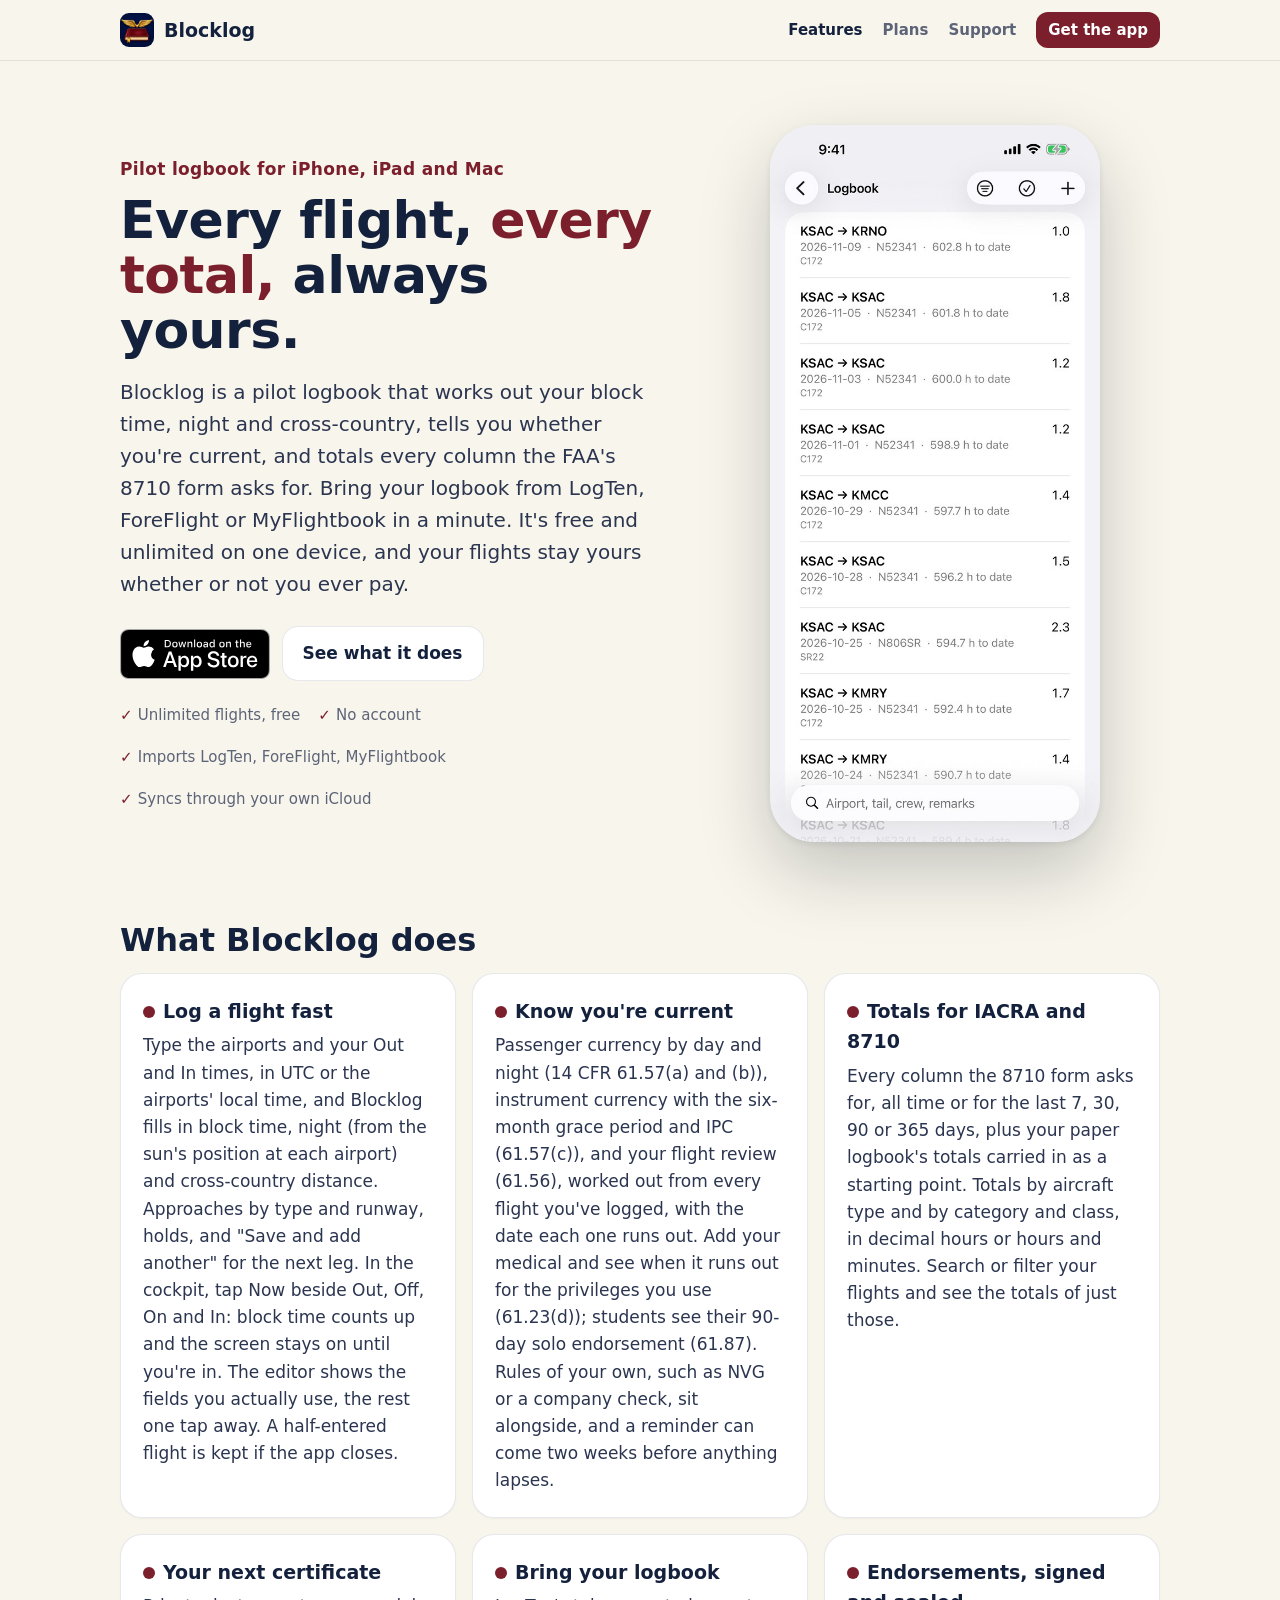
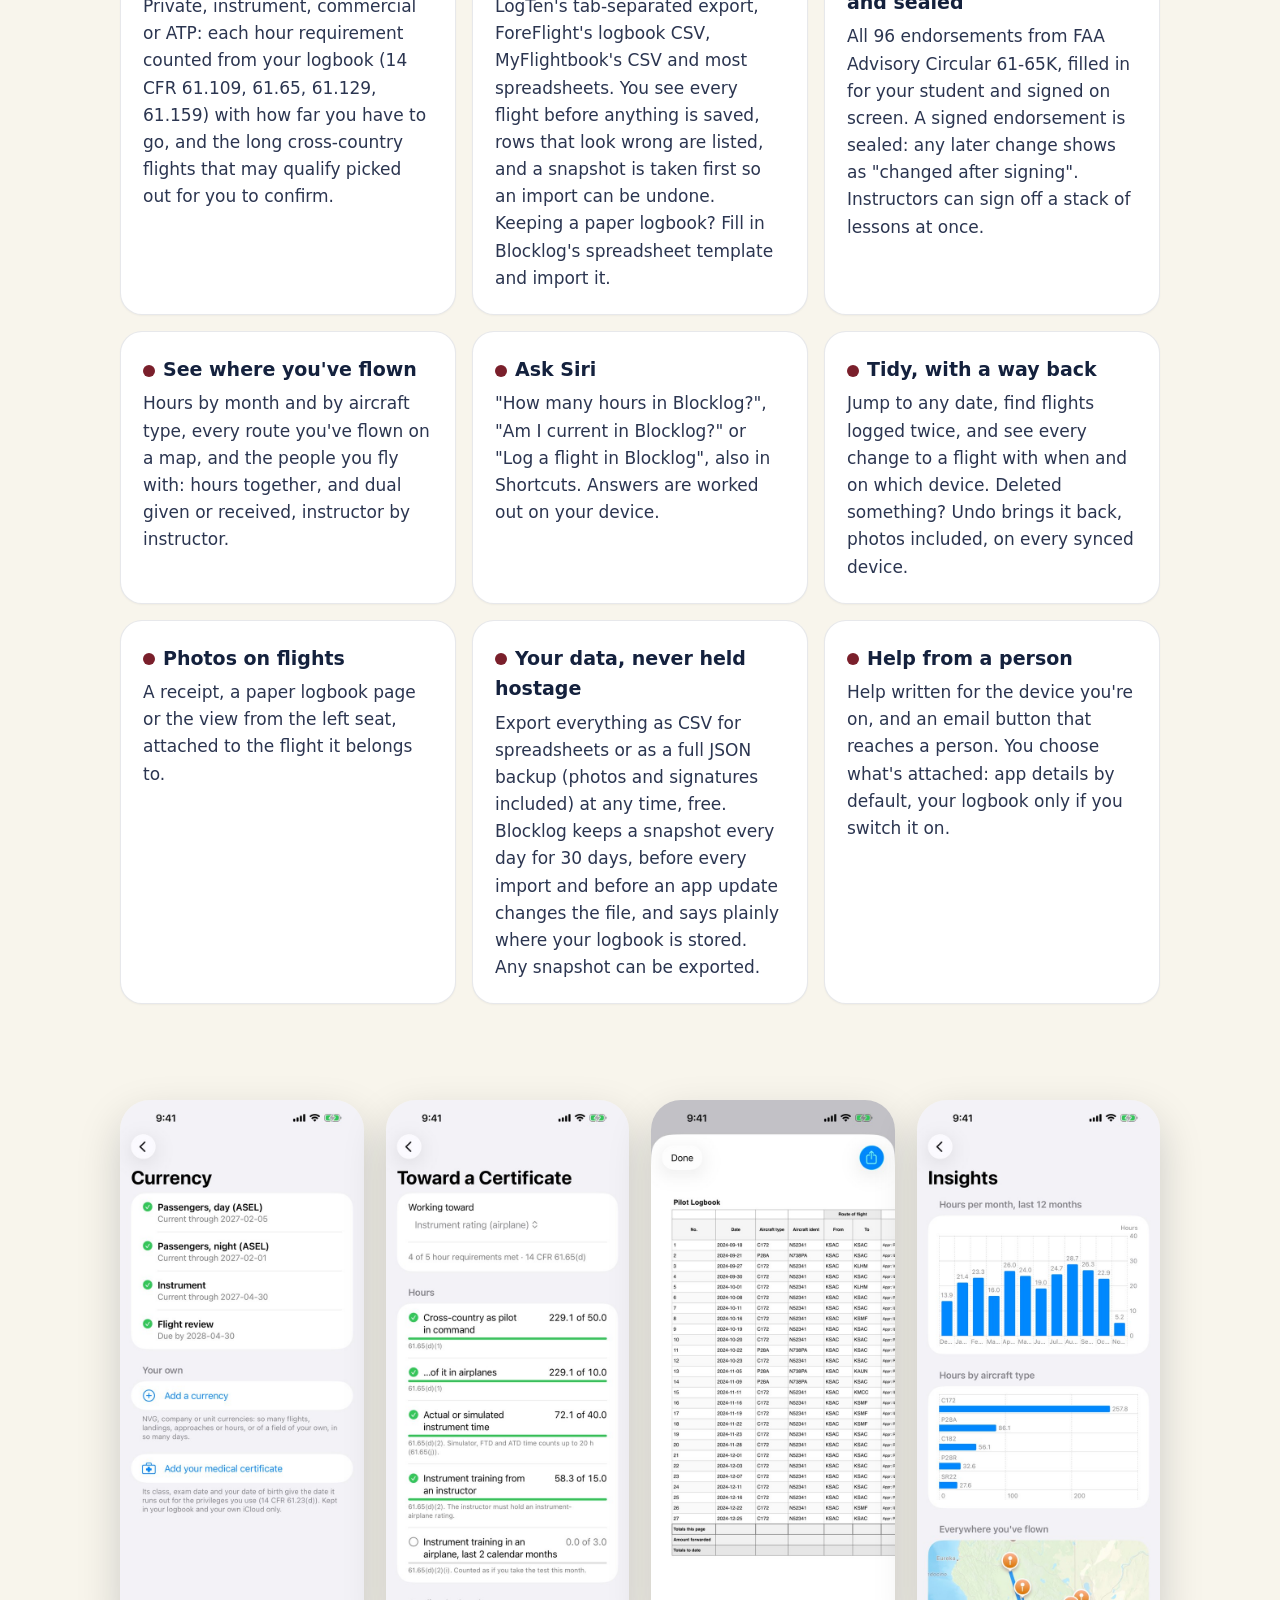
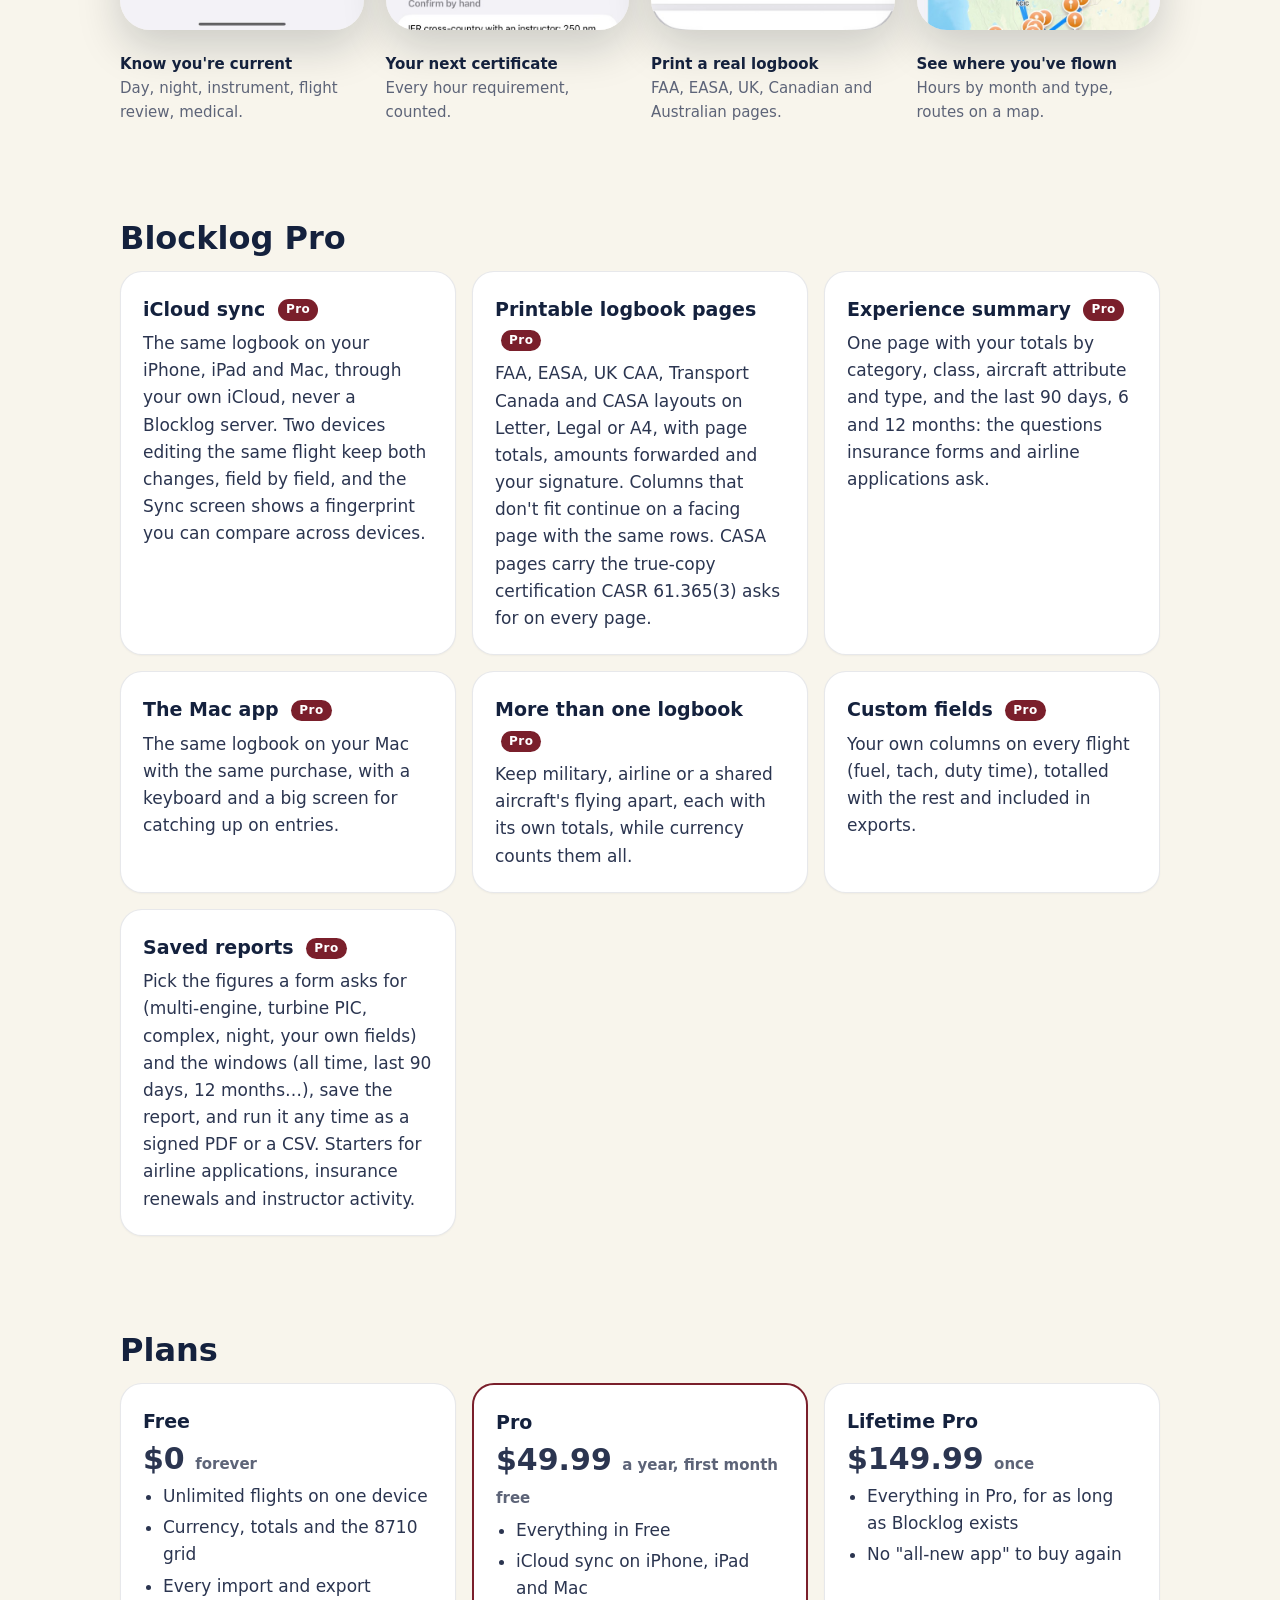
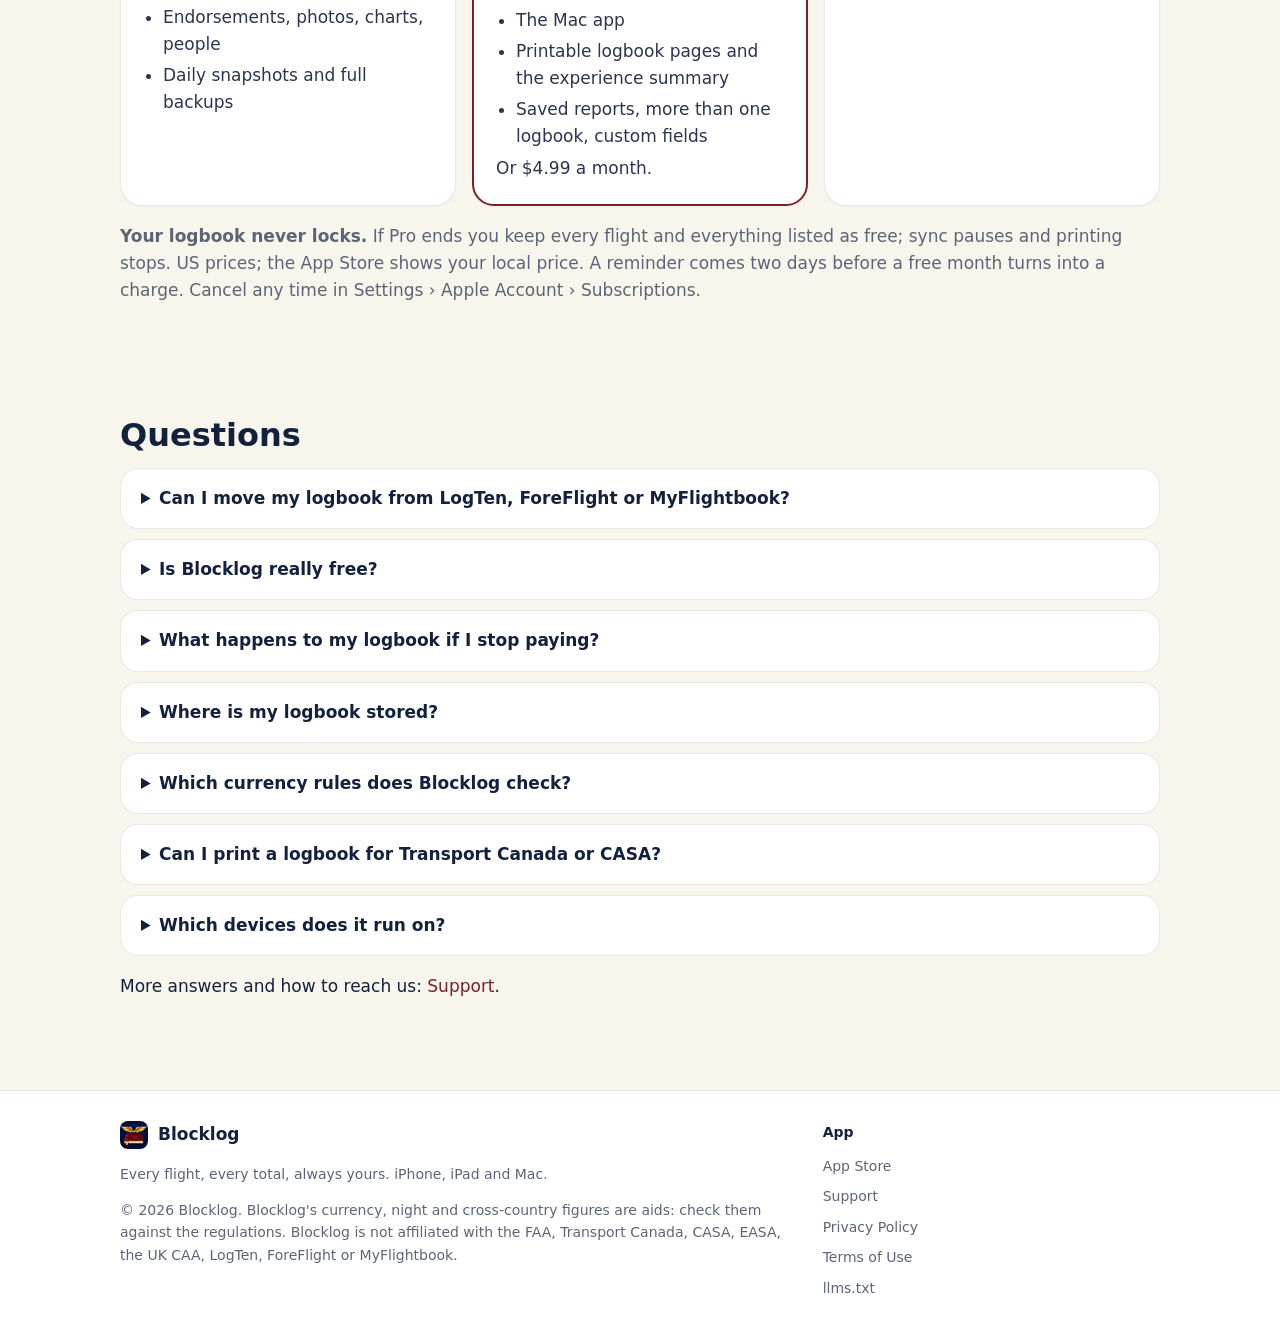
<file: index.html>
<!doctype html>
<html lang="en">
<head>
<meta charset="utf-8">
<meta name="viewport" content="width=device-width, initial-scale=1">
<title>Blocklog: Pilot Logbook for iPhone, iPad and Mac</title>
<meta name="description" content="A pilot logbook that works out block time, night and cross-country, checks FAA currency and totals every 8710 column. Imports LogTen, ForeFlight and MyFlightbook. Free and unlimited on one device.">
<meta name="robots" content="index,follow,max-snippet:-1,max-image-preview:large">
<link rel="canonical" href="https://coderalert0.github.io/blocklog-site/">
<meta name="theme-color" content="#f8f5ec">
<meta name="apple-itunes-app" content="app-id=6833304516">
<meta property="og:type" content="website">
<meta property="og:site_name" content="Blocklog">
<meta property="og:title" content="Blocklog: Pilot Logbook for iPhone, iPad and Mac">
<meta property="og:description" content="A pilot logbook that works out block time, night and cross-country, checks FAA currency and totals every 8710 column. Imports LogTen, ForeFlight and MyFlightbook. Free and unlimited on one device.">
<meta property="og:url" content="https://coderalert0.github.io/blocklog-site/">
<meta property="og:image" content="https://coderalert0.github.io/blocklog-site/img/og.png">
<meta property="og:image:width" content="1200">
<meta property="og:image:height" content="630">
<meta property="og:image:alt" content="Blocklog's logbook on an iPhone beside the words Every flight, every total, always yours">
<meta name="twitter:card" content="summary_large_image">
<link rel="icon" href="icon.png">
<link rel="apple-touch-icon" href="icon.png">
<link rel="stylesheet" href="style.css">
<link rel="alternate" type="text/plain" title="llms.txt" href="llms.txt">
<script type="application/ld+json">{"@context": "https://schema.org", "@type": "WebSite", "name": "Blocklog", "url": "https://coderalert0.github.io/blocklog-site/", "description": "A pilot logbook that works out block time, night and cross-country, checks FAA currency and totals every 8710 column. Imports LogTen, ForeFlight and MyFlightbook. Free and unlimited on one device.", "publisher": {"@type": "Organization", "name": "Blocklog", "url": "https://coderalert0.github.io/blocklog-site/", "logo": "https://coderalert0.github.io/blocklog-site/img/icon-512.png"}, "inLanguage": "en-US"}</script>
<script type="application/ld+json">{"@context": "https://schema.org", "@type": "MobileApplication", "name": "Pilot Logbook: Blocklog", "alternateName": "Blocklog", "url": "https://coderalert0.github.io/blocklog-site/", "installUrl": "https://apps.apple.com/us/app/id6833304516", "downloadUrl": "https://apps.apple.com/us/app/id6833304516", "operatingSystem": "iOS 17.0 or later, macOS 14.0 or later", "applicationCategory": "UtilitiesApplication", "description": "Blocklog is a pilot logbook app for iPhone, iPad and Mac. It fills in block time, night and cross-country from the airports and times entered, checks FAA currency, totals every column of the FAA 8710 form, signs AC 61-65K endorsements, and imports logbooks from LogTen, ForeFlight and MyFlightbook. It's free and unlimited on one device; Blocklog Pro adds iCloud sync, the Mac app and printed logbook pages.", "image": "https://coderalert0.github.io/blocklog-site/img/icon-512.png", "screenshot": ["https://coderalert0.github.io/blocklog-site/img/logbook.jpg", "https://coderalert0.github.io/blocklog-site/img/currency.jpg", "https://coderalert0.github.io/blocklog-site/img/print.jpg", "https://coderalert0.github.io/blocklog-site/img/insights.jpg"], "featureList": ["Block time, night and cross-country filled in from airports and times", "FAA currency (61.57, 61.56)", "Medical certificate expiry (61.23(d)) and student solo endorsement (61.87)", "Custom currencies (NVG, company)", "Currency reminders", "Progress toward private, instrument, commercial and ATP certificates", "Siri and Shortcuts", "Flight timer (Out, Off, On, In)", "Totals by aircraft type and by category and class", "Duplicate finder, flight history and undo", "Totals for the FAA 8710 form", "LogTen, ForeFlight and MyFlightbook import", "CSV and JSON export", "AC 61-65K endorsements with signatures", "Photos on flights", "Charts and a route map", "Per-instructor totals", "iCloud sync (Pro)", "Mac app (Pro)", "Printable FAA, EASA, UK CAA, Transport Canada and CASA logbook pages (Pro)", "Experience summary (Pro)", "Multiple logbooks (Pro)", "Custom fields (Pro)"], "inLanguage": "en", "publisher": {"@type": "Organization", "name": "Blocklog", "url": "https://coderalert0.github.io/blocklog-site/", "logo": "https://coderalert0.github.io/blocklog-site/img/icon-512.png"}, "offers": [{"@type": "Offer", "name": "Blocklog (free)", "price": "0", "priceCurrency": "USD"}, {"@type": "Offer", "name": "Blocklog Pro, yearly", "price": "49.99", "priceCurrency": "USD"}, {"@type": "Offer", "name": "Blocklog Pro, monthly", "price": "4.99", "priceCurrency": "USD"}, {"@type": "Offer", "name": "Lifetime Pro", "price": "149.99", "priceCurrency": "USD"}]}</script>
<script type="application/ld+json">{"@context": "https://schema.org", "@type": "FAQPage", "mainEntity": [{"@type": "Question", "name": "Can I move my logbook from LogTen, ForeFlight or MyFlightbook?", "acceptedAnswer": {"@type": "Answer", "text": "Yes, free. Export from LogTen (Export Flights, tab-separated), ForeFlight (logbook CSV) or MyFlightbook (CSV), then open the file in Blocklog from Import & Export. You see every flight before it's saved, and an import can be undone from Backups."}}, {"@type": "Question", "name": "Is Blocklog really free?", "acceptedAnswer": {"@type": "Answer", "text": "Yes: unlimited flights on one device, currency, totals, every import and export, endorsements and backups, with no ads and no time limit. Blocklog Pro ($49.99 a year, $4.99 a month or $149.99 once in the US) adds iCloud sync, the Mac app, printed logbook pages, more than one logbook and custom fields."}}, {"@type": "Question", "name": "What happens to my logbook if I stop paying?", "acceptedAnswer": {"@type": "Answer", "text": "Nothing is taken away. Every flight stays on your device, you can keep adding flights, and you can export everything. Only sync, the Mac editing and printing stop."}}, {"@type": "Question", "name": "Where is my logbook stored?", "acceptedAnswer": {"@type": "Answer", "text": "On your device and, if you turn on sync, in your own private iCloud database. There is no Blocklog server and no account; we never see your flights."}}, {"@type": "Question", "name": "Which currency rules does Blocklog check?", "acceptedAnswer": {"@type": "Answer", "text": "The FAA's: passenger currency by day and night under 14 CFR 61.57(a) and (b), instrument currency under 61.57(c) including the six-month grace period and an IPC, and the flight review under 61.56. Add your medical certificate and it shows the date it runs out for the privileges you use (61.23(d)); a student's solo endorsement shows its 90 days (61.87(n) and (p)). You can add rules of your own, such as NVG or a company currency: so many flights, landings, approaches or hours in so many days. Check the rules yourself before you fly; the app is an aid, not a legal determination."}}, {"@type": "Question", "name": "Can I print a logbook for Transport Canada or CASA?", "acceptedAnswer": {"@type": "Answer", "text": "Yes, with Pro. Neither regulator prescribes a page layout, only what each entry must hold (CARs 401.08 and CASR 61.345), so Blocklog's pages follow the column layout of each country's common paper logbook. CASA pages carry your date of birth and a true-copy certification on every page for your signature."}}, {"@type": "Question", "name": "Which devices does it run on?", "acceptedAnswer": {"@type": "Answer", "text": "iPhone and iPad with iOS 17 or later, and Mac with macOS 14 or later (with Pro). One purchase covers every device on your Apple Account."}}]}</script>
</head>
<body>
<a class="skip" href="#main">Skip to content</a>
<header class="topbar">
  <div class="topbar-in">
    <a class="brand" href="./"><img src="icon.png" alt="" width="34" height="34"><span>Blocklog</span></a>
    <nav class="nav" aria-label="Site">
      <a href="./#how" aria-current="page">Features</a>
      <a href="./#plans">Plans</a>
      <a href="support.html">Support</a>
      <a class="nav-cta" href="https://apps.apple.com/us/app/id6833304516">Get the app</a>
    </nav>
  </div>
</header>
<main id="main">
<section class="hero">
  <div>
    <span class="eyebrow">Pilot logbook for iPhone, iPad and Mac</span>
    <h1>Every flight, <em>every total,</em> always yours.</h1>
    <p class="lead">Blocklog is a pilot logbook that works out your block time, night and cross-country, tells you whether you're current, and totals every column the FAA's 8710 form asks for. Bring your logbook from LogTen, ForeFlight or MyFlightbook in a minute. It's free and unlimited on one device, and your flights stay yours whether or not you ever pay.</p>
    <div class="actions">
      <a class="badge" href="https://apps.apple.com/us/app/id6833304516"><img src="img/app-store-badge.svg" alt="Download on the App Store" width="150" height="50"></a>
      <a class="btn btn-ghost" href="#how">See what it does</a>
    </div>
    <div class="facts"><span>Unlimited flights, free</span><span>No account</span><span>Imports LogTen, ForeFlight, MyFlightbook</span><span>Syncs through your own iCloud</span></div>
  </div>
  <img class="phone" src="img/logbook.jpg" alt="Blocklog's logbook list: flights from Sacramento with routes, aircraft, hours to date and each flight's time" width="600" height="1303">
</section>

<section class="wrap" id="how">
  <h2>What Blocklog does</h2>
  <div class="grid">
    <div class="card"><h3><span class="dot" style="background:var(--mint)"></span>Log a flight fast</h3><p>Type the airports and your Out and In times, in UTC or the airports' local time, and Blocklog fills in block time, night (from the sun's position at each airport) and cross-country distance. Approaches by type and runway, holds, and "Save and add another" for the next leg. In the cockpit, tap Now beside Out, Off, On and In: block time counts up and the screen stays on until you're in. The editor shows the fields you actually use, the rest one tap away. A half-entered flight is kept if the app closes.</p></div>
    <div class="card"><h3><span class="dot" style="background:var(--mint)"></span>Know you're current</h3><p>Passenger currency by day and night (14 CFR 61.57(a) and (b)), instrument currency with the six-month grace period and IPC (61.57(c)), and your flight review (61.56), worked out from every flight you've logged, with the date each one runs out. Add your medical and see when it runs out for the privileges you use (61.23(d)); students see their 90-day solo endorsement (61.87). Rules of your own, such as NVG or a company check, sit alongside, and a reminder can come two weeks before anything lapses.</p></div>
    <div class="card"><h3><span class="dot" style="background:var(--mint)"></span>Totals for IACRA and 8710</h3><p>Every column the 8710 form asks for, all time or for the last 7, 30, 90 or 365 days, plus your paper logbook's totals carried in as a starting point. Totals by aircraft type and by category and class, in decimal hours or hours and minutes. Search or filter your flights and see the totals of just those.</p></div>
    <div class="card"><h3><span class="dot" style="background:var(--mint)"></span>Your next certificate</h3><p>Private, instrument, commercial or ATP: each hour requirement counted from your logbook (14 CFR 61.109, 61.65, 61.129, 61.159) with how far you have to go, and the long cross-country flights that may qualify picked out for you to confirm.</p></div>
    <div class="card"><h3><span class="dot" style="background:var(--mint)"></span>Bring your logbook</h3><p>LogTen's tab-separated export, ForeFlight's logbook CSV, MyFlightbook's CSV and most spreadsheets. You see every flight before anything is saved, rows that look wrong are listed, and a snapshot is taken first so an import can be undone. Keeping a paper logbook? Fill in Blocklog's spreadsheet template and import it.</p></div>
    <div class="card"><h3><span class="dot" style="background:var(--mint)"></span>Endorsements, signed and sealed</h3><p>All 96 endorsements from FAA Advisory Circular 61-65K, filled in for your student and signed on screen. A signed endorsement is sealed: any later change shows as "changed after signing". Instructors can sign off a stack of lessons at once.</p></div>
    <div class="card"><h3><span class="dot" style="background:var(--mint)"></span>See where you've flown</h3><p>Hours by month and by aircraft type, every route you've flown on a map, and the people you fly with: hours together, and dual given or received, instructor by instructor.</p></div>
    <div class="card"><h3><span class="dot" style="background:var(--mint)"></span>Ask Siri</h3><p>"How many hours in Blocklog?", "Am I current in Blocklog?" or "Log a flight in Blocklog", also in Shortcuts. Answers are worked out on your device.</p></div>
    <div class="card"><h3><span class="dot" style="background:var(--mint)"></span>Tidy, with a way back</h3><p>Jump to any date, find flights logged twice, and see every change to a flight with when and on which device. Deleted something? Undo brings it back, photos included, on every synced device.</p></div>
    <div class="card"><h3><span class="dot" style="background:var(--mint)"></span>Photos on flights</h3><p>A receipt, a paper logbook page or the view from the left seat, attached to the flight it belongs to.</p></div>
    <div class="card"><h3><span class="dot" style="background:var(--mint)"></span>Your data, never held hostage</h3><p>Export everything as CSV for spreadsheets or as a full JSON backup (photos and signatures included) at any time, free. Blocklog keeps a snapshot every day for 30 days, before every import and before an app update changes the file, and says plainly where your logbook is stored. Any snapshot can be exported.</p></div>
    <div class="card"><h3><span class="dot" style="background:var(--mint)"></span>Help from a person</h3><p>Help written for the device you're on, and an email button that reaches a person. You choose what's attached: app details by default, your logbook only if you switch it on.</p></div>
  </div>
</section>

<section class="wrap">
  <div class="shots">
    <figure><img src="img/currency.jpg" alt="The Currency screen: passengers day and night, instrument and flight review, each current through a date" loading="lazy" width="600" height="1303"><figcaption><strong>Know you're current</strong>Day, night, instrument, flight review, medical.</figcaption></figure>
    <figure><img src="img/certificate.jpg" alt="Progress toward a certificate: each hour requirement with what's logged and what's left" loading="lazy" width="600" height="1303"><figcaption><strong>Your next certificate</strong>Every hour requirement, counted.</figcaption></figure>
    <figure><img src="img/print.jpg" alt="A printed FAA logbook page with dates, aircraft, routes and approaches" loading="lazy" width="600" height="1303"><figcaption><strong>Print a real logbook</strong>FAA, EASA, UK, Canadian and Australian pages.</figcaption></figure>
    <figure><img src="img/insights.jpg" alt="Insights: hours per month, hours by aircraft type and a map of every route flown" loading="lazy" width="600" height="1303"><figcaption><strong>See where you've flown</strong>Hours by month and type, routes on a map.</figcaption></figure>
  </div>
</section>

<section class="wrap" id="pro">
  <h2>Blocklog Pro</h2>
  <div class="grid">
    <div class="card"><h3>iCloud sync <span class="pro">Pro</span></h3><p>The same logbook on your iPhone, iPad and Mac, through your own iCloud, never a Blocklog server. Two devices editing the same flight keep both changes, field by field, and the Sync screen shows a fingerprint you can compare across devices.</p></div>
    <div class="card"><h3>Printable logbook pages <span class="pro">Pro</span></h3><p>FAA, EASA, UK CAA, Transport Canada and CASA layouts on Letter, Legal or A4, with page totals, amounts forwarded and your signature. Columns that don't fit continue on a facing page with the same rows. CASA pages carry the true-copy certification CASR 61.365(3) asks for on every page.</p></div>
    <div class="card"><h3>Experience summary <span class="pro">Pro</span></h3><p>One page with your totals by category, class, aircraft attribute and type, and the last 90 days, 6 and 12 months: the questions insurance forms and airline applications ask.</p></div>
    <div class="card"><h3>The Mac app <span class="pro">Pro</span></h3><p>The same logbook on your Mac with the same purchase, with a keyboard and a big screen for catching up on entries.</p></div>
    <div class="card"><h3>More than one logbook <span class="pro">Pro</span></h3><p>Keep military, airline or a shared aircraft's flying apart, each with its own totals, while currency counts them all.</p></div>
    <div class="card"><h3>Custom fields <span class="pro">Pro</span></h3><p>Your own columns on every flight (fuel, tach, duty time), totalled with the rest and included in exports.</p></div>
    <div class="card"><h3>Saved reports <span class="pro">Pro</span></h3><p>Pick the figures a form asks for (multi-engine, turbine PIC, complex, night, your own fields) and the windows (all time, last 90 days, 12 months…), save the report, and run it any time as a signed PDF or a CSV. Starters for airline applications, insurance renewals and instructor activity.</p></div>
  </div>
</section>

<section class="wrap" id="plans">
  <h2>Plans</h2>
  <div class="grid">
    <div class="card"><h3>Free</h3><p class="price">$0 <small>forever</small></p><ul><li>Unlimited flights on one device</li><li>Currency, totals and the 8710 grid</li><li>Every import and export</li><li>Endorsements, photos, charts, people</li><li>Daily snapshots and full backups</li></ul></div>
    <div class="card featured"><h3>Pro</h3><p class="price">$49.99 <small>a year, first month free</small></p><ul><li>Everything in Free</li><li>iCloud sync on iPhone, iPad and Mac</li><li>The Mac app</li><li>Printable logbook pages and the experience summary</li><li>Saved reports, more than one logbook, custom fields</li></ul><p class="muted">Or $4.99 a month.</p></div>
    <div class="card"><h3>Lifetime Pro</h3><p class="price">$149.99 <small>once</small></p><ul><li>Everything in Pro, for as long as Blocklog exists</li><li>No "all-new app" to buy again</li></ul></div>
  </div>
  <p class="muted"><strong>Your logbook never locks.</strong> If Pro ends you keep every flight and everything listed as free; sync pauses and printing stops. US prices; the App Store shows your local price. A reminder comes two days before a free month turns into a charge. Cancel any time in Settings › Apple Account › Subscriptions.</p>
</section>

<section class="wrap" id="faq">
  <h2>Questions</h2>
  <details><summary>Can I move my logbook from LogTen, ForeFlight or MyFlightbook?</summary><p>Yes, free. Export from LogTen (Export Flights, tab-separated), ForeFlight (logbook CSV) or MyFlightbook (CSV), then open the file in Blocklog from Import &amp; Export. You see every flight before it's saved, and an import can be undone from Backups.</p></details>
  <details><summary>Is Blocklog really free?</summary><p>Yes: unlimited flights on one device, currency, totals, every import and export, endorsements and backups, with no ads and no time limit. Blocklog Pro ($49.99 a year, $4.99 a month or $149.99 once in the US) adds iCloud sync, the Mac app, printed logbook pages, more than one logbook and custom fields.</p></details>
  <details><summary>What happens to my logbook if I stop paying?</summary><p>Nothing is taken away. Every flight stays on your device, you can keep adding flights, and you can export everything. Only sync, the Mac editing and printing stop.</p></details>
  <details><summary>Where is my logbook stored?</summary><p>On your device and, if you turn on sync, in your own private iCloud database. There is no Blocklog server and no account; we never see your flights.</p></details>
  <details><summary>Which currency rules does Blocklog check?</summary><p>The FAA's: passenger currency by day and night under 14 CFR 61.57(a) and (b), instrument currency under 61.57(c) including the six-month grace period and an IPC, and the flight review under 61.56. Add your medical certificate and it shows the date it runs out for the privileges you use (61.23(d)); a student's solo endorsement shows its 90 days (61.87(n) and (p)). You can add rules of your own, such as NVG or a company currency: so many flights, landings, approaches or hours in so many days. Check the rules yourself before you fly; the app is an aid, not a legal determination.</p></details>
  <details><summary>Can I print a logbook for Transport Canada or CASA?</summary><p>Yes, with Pro. Neither regulator prescribes a page layout, only what each entry must hold (CARs 401.08 and CASR 61.345), so Blocklog's pages follow the column layout of each country's common paper logbook. CASA pages carry your date of birth and a true-copy certification on every page for your signature.</p></details>
  <details><summary>Which devices does it run on?</summary><p>iPhone and iPad with iOS 17 or later, and Mac with macOS 14 or later (with Pro). One purchase covers every device on your Apple Account.</p></details>
  <p>More answers and how to reach us: <a href="support.html">Support</a>.</p>
</section>

</main>
<footer>
  <div class="in">
    <div class="foot-about">
      <a class="brand" href="./"><img src="icon.png" alt="" width="28" height="28"><span>Blocklog</span></a>
      <p>Every flight, every total, always yours. iPhone, iPad and Mac.</p>
      <p>© 2026 Blocklog. Blocklog's currency, night and cross-country figures are aids: check them against the regulations. Blocklog is not affiliated with the FAA, Transport Canada, CASA, EASA, the UK CAA, LogTen, ForeFlight or MyFlightbook.</p>
    </div>
    <nav aria-label="App"><p class="foot-title">App</p><a href="https://apps.apple.com/us/app/id6833304516">App Store</a><a href="support.html">Support</a><a href="privacy.html">Privacy Policy</a><a href="terms.html">Terms of Use</a><a href="llms.txt">llms.txt</a></nav>
  </div>
</footer>
<script src="site.js"></script>
</body>
</html>
</file>
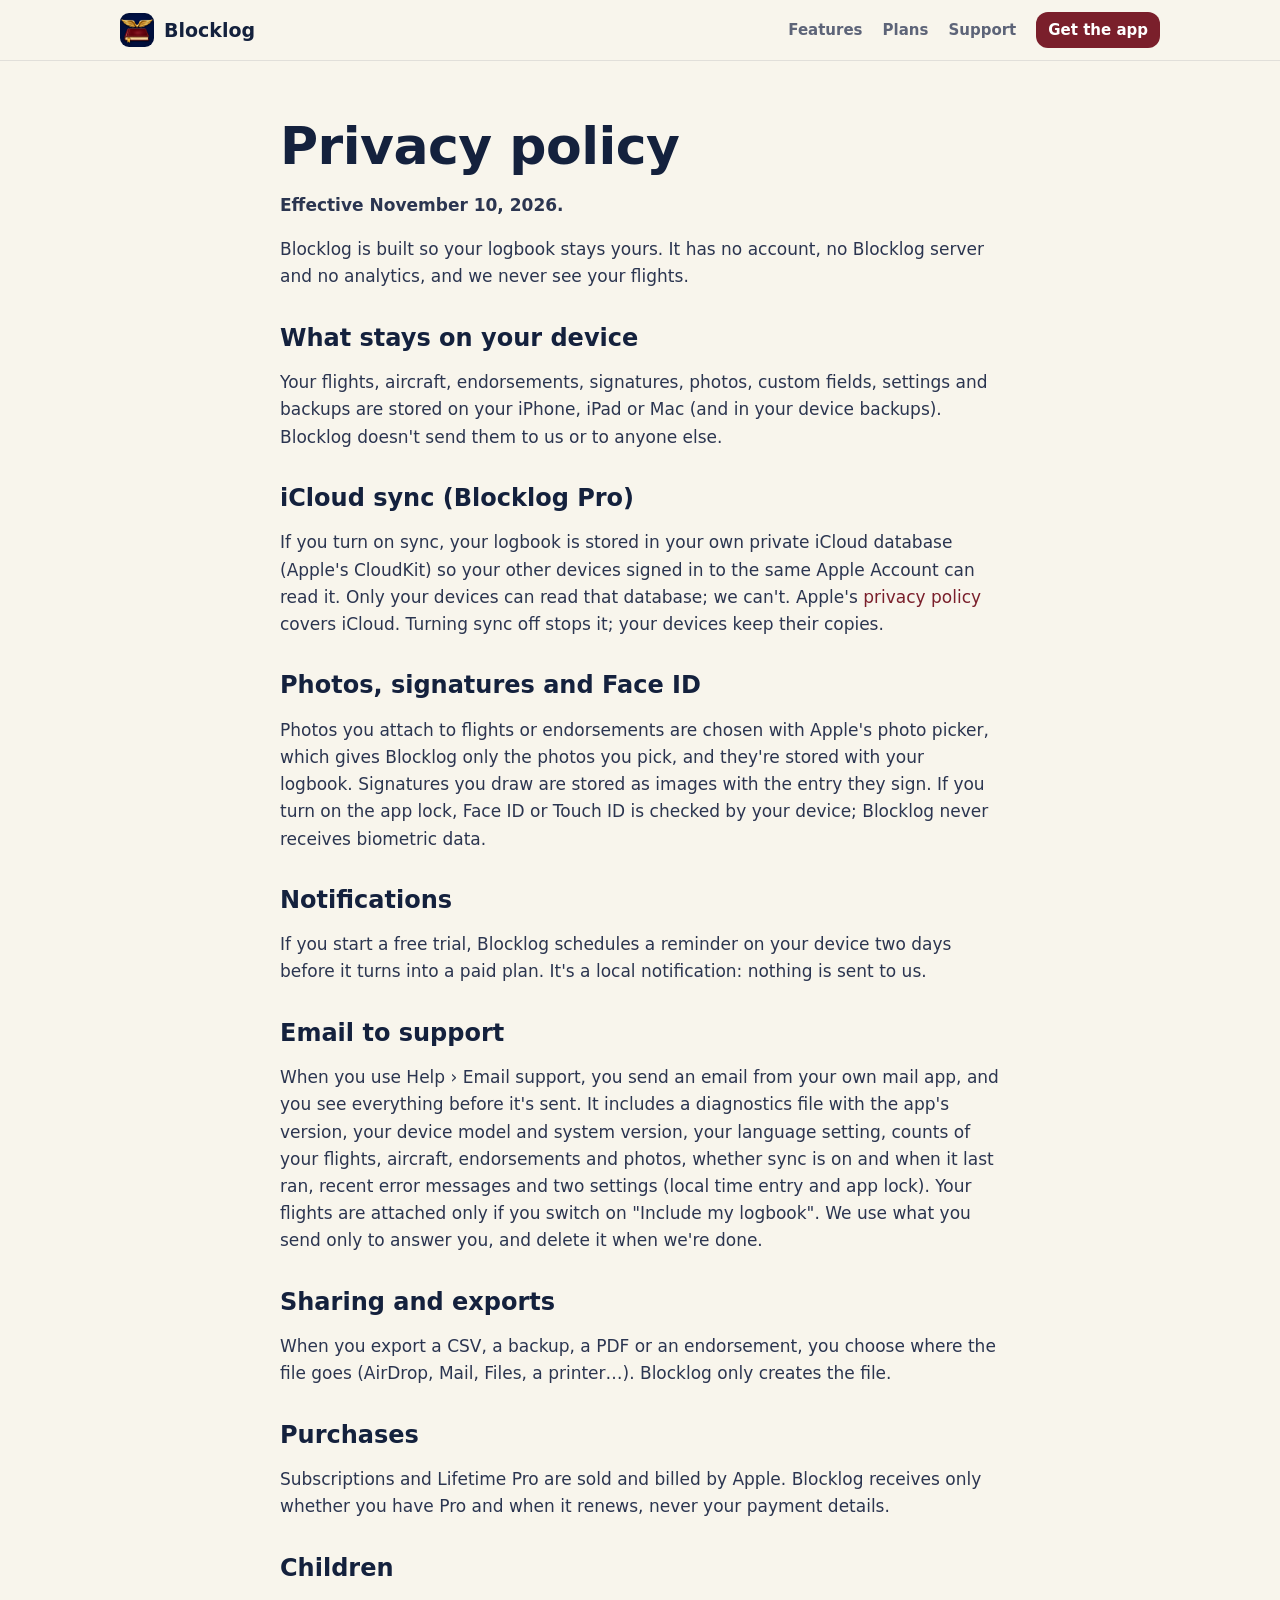
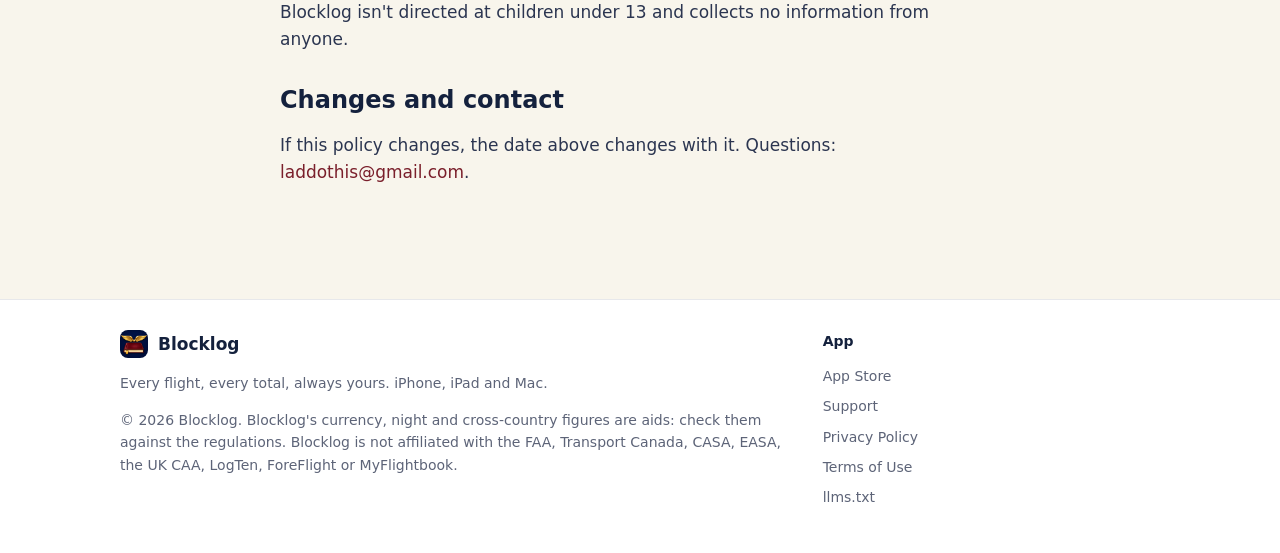
<file: privacy.html>
<!doctype html>
<html lang="en">
<head>
<meta charset="utf-8">
<meta name="viewport" content="width=device-width, initial-scale=1">
<title>Privacy Policy · Blocklog</title>
<meta name="description" content="Blocklog has no account, no server and no analytics: your logbook stays on your devices and in your own iCloud.">
<meta name="robots" content="index,follow,max-snippet:-1,max-image-preview:large">
<link rel="canonical" href="https://coderalert0.github.io/blocklog-site/privacy.html">
<meta name="theme-color" content="#f8f5ec">
<meta name="apple-itunes-app" content="app-id=6833304516">
<meta property="og:type" content="article">
<meta property="og:site_name" content="Blocklog">
<meta property="og:title" content="Privacy Policy · Blocklog">
<meta property="og:description" content="Blocklog has no account, no server and no analytics: your logbook stays on your devices and in your own iCloud.">
<meta property="og:url" content="https://coderalert0.github.io/blocklog-site/privacy.html">
<meta property="og:image" content="https://coderalert0.github.io/blocklog-site/img/og.png">
<meta property="og:image:width" content="1200">
<meta property="og:image:height" content="630">
<meta property="og:image:alt" content="Blocklog's logbook on an iPhone beside the words Every flight, every total, always yours">
<meta name="twitter:card" content="summary_large_image">
<link rel="icon" href="icon.png">
<link rel="apple-touch-icon" href="icon.png">
<link rel="stylesheet" href="style.css">
<link rel="alternate" type="text/plain" title="llms.txt" href="llms.txt">
<script type="application/ld+json">{"@context": "https://schema.org", "@type": "WebPage", "name": "Blocklog privacy policy", "url": "https://coderalert0.github.io/blocklog-site/privacy.html", "dateModified": "2026-11-12", "publisher": {"@type": "Organization", "name": "Blocklog", "url": "https://coderalert0.github.io/blocklog-site/", "logo": "https://coderalert0.github.io/blocklog-site/img/icon-512.png"}, "inLanguage": "en-US"}</script>
</head>
<body>
<a class="skip" href="#main">Skip to content</a>
<header class="topbar">
  <div class="topbar-in">
    <a class="brand" href="./"><img src="icon.png" alt="" width="34" height="34"><span>Blocklog</span></a>
    <nav class="nav" aria-label="Site">
      <a href="./#how">Features</a>
      <a href="./#plans">Plans</a>
      <a href="support.html">Support</a>
      <a class="nav-cta" href="https://apps.apple.com/us/app/id6833304516">Get the app</a>
    </nav>
  </div>
</header>
<main id="main">
<div class="doc">
<h1>Privacy policy</h1>
<p><b>Effective November 10, 2026.</b></p>
<p>Blocklog is built so your logbook stays yours. It has no account, no Blocklog server and no analytics, and we never see your flights.</p>
<h2>What stays on your device</h2>
<p>Your flights, aircraft, endorsements, signatures, photos, custom fields, settings and backups are stored on your iPhone, iPad or Mac (and in your device backups). Blocklog doesn't send them to us or to anyone else.</p>
<h2>iCloud sync (Blocklog Pro)</h2>
<p>If you turn on sync, your logbook is stored in your own private iCloud database (Apple's CloudKit) so your other devices signed in to the same Apple Account can read it. Only your devices can read that database; we can't. Apple's <a href="https://www.apple.com/legal/privacy/">privacy policy</a> covers iCloud. Turning sync off stops it; your devices keep their copies.</p>
<h2>Photos, signatures and Face ID</h2>
<p>Photos you attach to flights or endorsements are chosen with Apple's photo picker, which gives Blocklog only the photos you pick, and they're stored with your logbook. Signatures you draw are stored as images with the entry they sign. If you turn on the app lock, Face ID or Touch ID is checked by your device; Blocklog never receives biometric data.</p>
<h2>Notifications</h2>
<p>If you start a free trial, Blocklog schedules a reminder on your device two days before it turns into a paid plan. It's a local notification: nothing is sent to us.</p>
<h2>Email to support</h2>
<p>When you use Help › Email support, you send an email from your own mail app, and you see everything before it's sent. It includes a diagnostics file with the app's version, your device model and system version, your language setting, counts of your flights, aircraft, endorsements and photos, whether sync is on and when it last ran, recent error messages and two settings (local time entry and app lock). Your flights are attached only if you switch on "Include my logbook". We use what you send only to answer you, and delete it when we're done.</p>
<h2>Sharing and exports</h2>
<p>When you export a CSV, a backup, a PDF or an endorsement, you choose where the file goes (AirDrop, Mail, Files, a printer…). Blocklog only creates the file.</p>
<h2>Purchases</h2>
<p>Subscriptions and Lifetime Pro are sold and billed by Apple. Blocklog receives only whether you have Pro and when it renews, never your payment details.</p>
<h2>Children</h2>
<p>Blocklog isn't directed at children under 13 and collects no information from anyone.</p>
<h2>Changes and contact</h2>
<p>If this policy changes, the date above changes with it. Questions: <span class="email">laddothis at gmail dot com</span>.</p>
</div>
</main>
<footer>
  <div class="in">
    <div class="foot-about">
      <a class="brand" href="./"><img src="icon.png" alt="" width="28" height="28"><span>Blocklog</span></a>
      <p>Every flight, every total, always yours. iPhone, iPad and Mac.</p>
      <p>© 2026 Blocklog. Blocklog's currency, night and cross-country figures are aids: check them against the regulations. Blocklog is not affiliated with the FAA, Transport Canada, CASA, EASA, the UK CAA, LogTen, ForeFlight or MyFlightbook.</p>
    </div>
    <nav aria-label="App"><p class="foot-title">App</p><a href="https://apps.apple.com/us/app/id6833304516">App Store</a><a href="support.html">Support</a><a href="privacy.html" aria-current="page">Privacy Policy</a><a href="terms.html">Terms of Use</a><a href="llms.txt">llms.txt</a></nav>
  </div>
</footer>
<script src="site.js"></script>
</body>
</html>
</file>
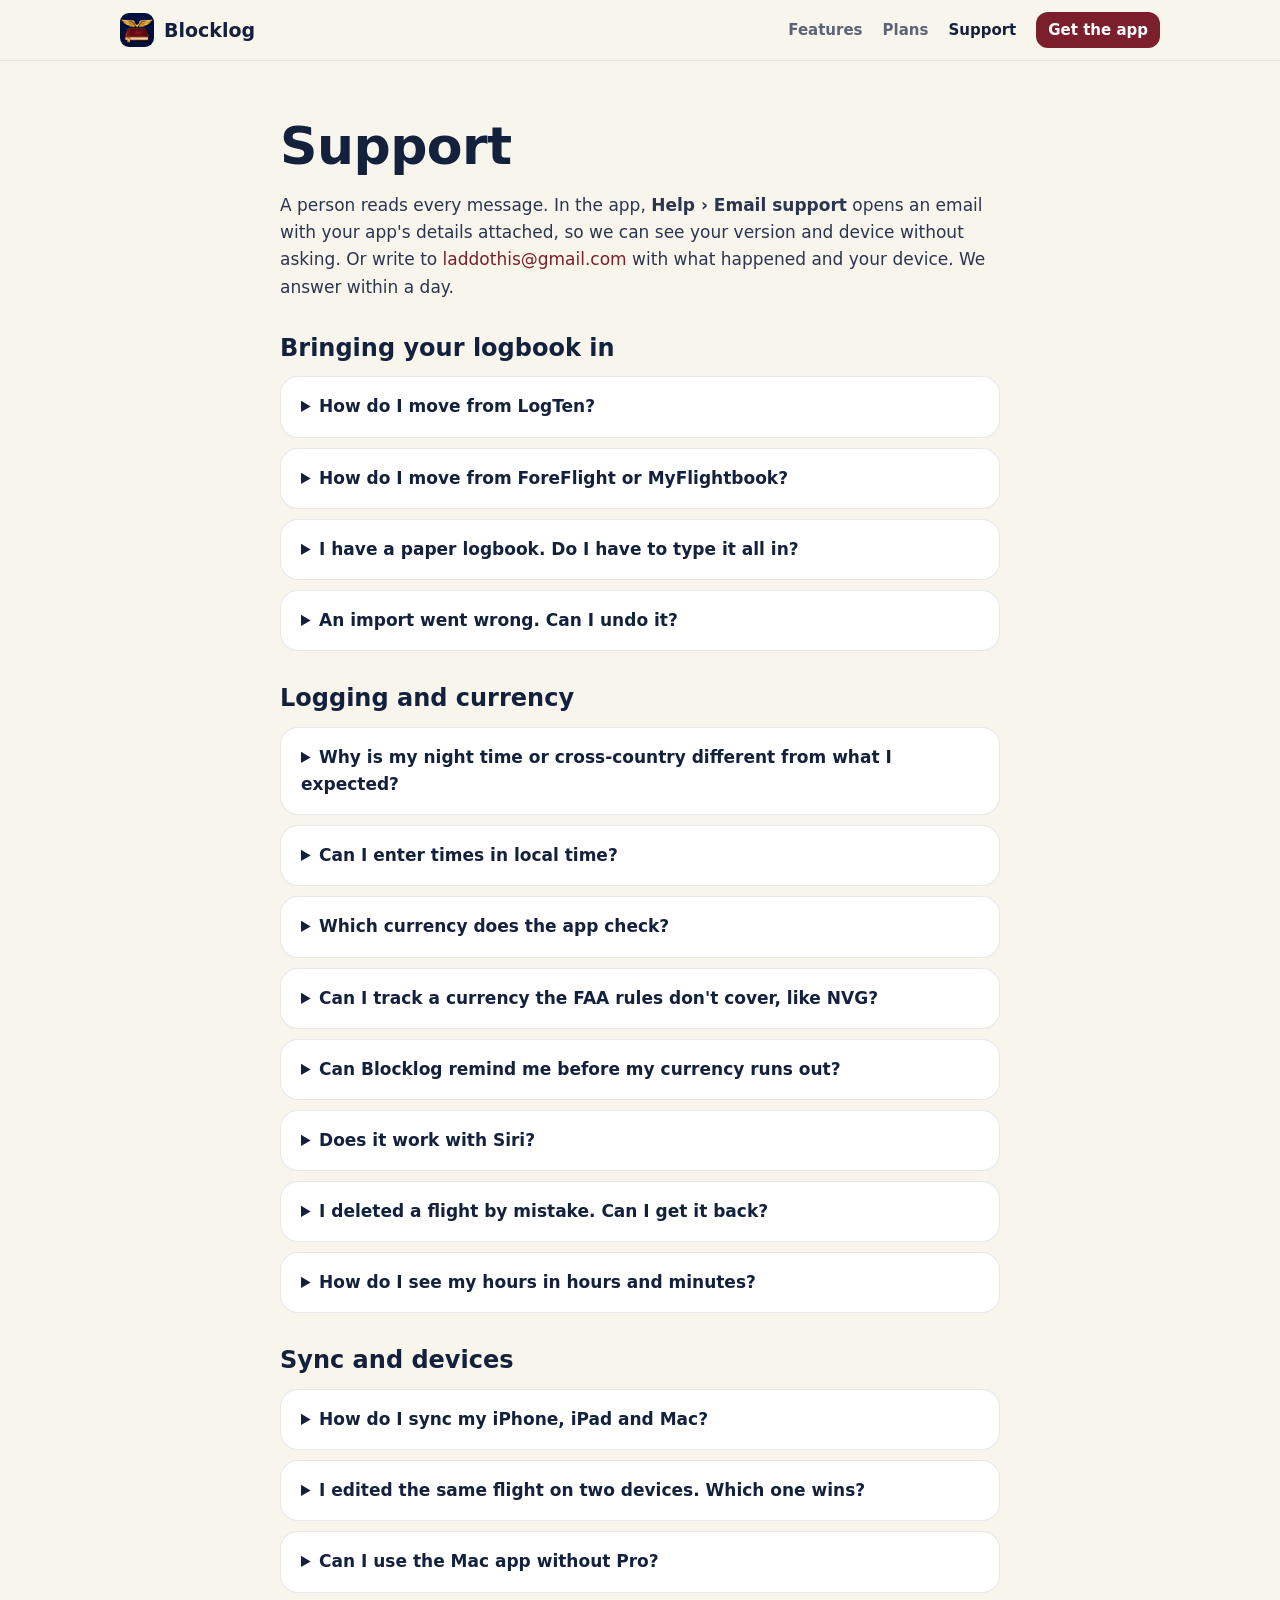
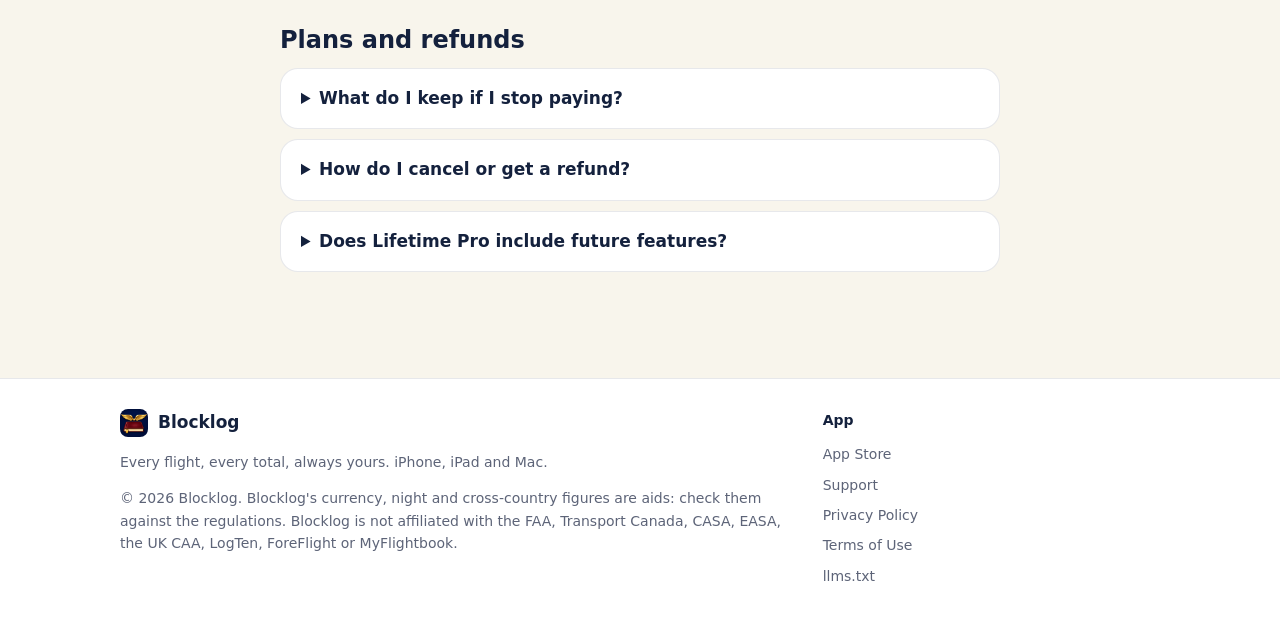
<file: support.html>
<!doctype html>
<html lang="en">
<head>
<meta charset="utf-8">
<meta name="viewport" content="width=device-width, initial-scale=1">
<title>Support · Blocklog</title>
<meta name="description" content="Help with Blocklog: moving from LogTen, ForeFlight or MyFlightbook, currency, sync, plans and refunds. A person answers within a day.">
<meta name="robots" content="index,follow,max-snippet:-1,max-image-preview:large">
<link rel="canonical" href="https://coderalert0.github.io/blocklog-site/support.html">
<meta name="theme-color" content="#f8f5ec">
<meta name="apple-itunes-app" content="app-id=6833304516">
<meta property="og:type" content="article">
<meta property="og:site_name" content="Blocklog">
<meta property="og:title" content="Support · Blocklog">
<meta property="og:description" content="Help with Blocklog: moving from LogTen, ForeFlight or MyFlightbook, currency, sync, plans and refunds. A person answers within a day.">
<meta property="og:url" content="https://coderalert0.github.io/blocklog-site/support.html">
<meta property="og:image" content="https://coderalert0.github.io/blocklog-site/img/og.png">
<meta property="og:image:width" content="1200">
<meta property="og:image:height" content="630">
<meta property="og:image:alt" content="Blocklog's logbook on an iPhone beside the words Every flight, every total, always yours">
<meta name="twitter:card" content="summary_large_image">
<link rel="icon" href="icon.png">
<link rel="apple-touch-icon" href="icon.png">
<link rel="stylesheet" href="style.css">
<link rel="alternate" type="text/plain" title="llms.txt" href="llms.txt">
<script type="application/ld+json">{"@context": "https://schema.org", "@type": "WebPage", "name": "Blocklog support", "url": "https://coderalert0.github.io/blocklog-site/support.html", "dateModified": "2026-11-12", "publisher": {"@type": "Organization", "name": "Blocklog", "url": "https://coderalert0.github.io/blocklog-site/", "logo": "https://coderalert0.github.io/blocklog-site/img/icon-512.png"}, "inLanguage": "en-US"}</script>
<script type="application/ld+json">{"@context": "https://schema.org", "@type": "FAQPage", "mainEntity": [{"@type": "Question", "name": "How do I move from LogTen?", "acceptedAnswer": {"@type": "Answer", "text": "In LogTen, use Export Flights and choose tab-separated. Send the file to your iPhone, iPad or Mac (AirDrop, Mail or Files), then in Blocklog open Import & Export › Import a logbook file. Every flight is shown before anything is saved; rows that look wrong are listed with the reason."}}, {"@type": "Question", "name": "How do I move from ForeFlight or MyFlightbook?", "acceptedAnswer": {"@type": "Answer", "text": "Export the logbook as CSV from either app or website, then import it the same way. Flights already in your logbook are skipped, so importing the same file twice doesn't duplicate anything."}}, {"@type": "Question", "name": "I have a paper logbook. Do I have to type it all in?", "acceptedAnswer": {"@type": "Answer", "text": "No. Totals › Previous logbook takes your paper logbook's totals by category and class as a starting point, and every total and printout carries them forward. Currency counts only flights logged in Blocklog. To bring the flights themselves in, use Import & Export › Get a spreadsheet template, fill it in, and import it."}}, {"@type": "Question", "name": "An import went wrong. Can I undo it?", "acceptedAnswer": {"@type": "Answer", "text": "Yes. A snapshot is taken before every import; restore it from Backups."}}, {"@type": "Question", "name": "Why is my night time or cross-country different from what I expected?", "acceptedAnswer": {"@type": "Answer", "text": "Night is worked out from the sun's position at each airport at the times you entered (the end of evening civil twilight to the start of morning civil twilight, 14 CFR 1.1), and cross-country from the airports' great-circle distance. Both are suggestions: change them in the flight if your records say otherwise."}}, {"@type": "Question", "name": "Can I enter times in local time?", "acceptedAnswer": {"@type": "Answer", "text": "Yes. Settings › Type times in › Local uses each airport's own time zone; Blocklog stores UTC."}}, {"@type": "Question", "name": "Which currency does the app check?", "acceptedAnswer": {"@type": "Answer", "text": "FAA passenger currency (day and night), instrument currency with the grace period and IPC, and the flight review, from every logbook together. In Currency you can also add your medical certificate (its class, exam date and your date of birth give the date it runs out for the privileges you use, 14 CFR 61.23(d)), and a student's signed solo endorsement shows the day its 90 days end. Check the rules yourself before you fly."}}, {"@type": "Question", "name": "Can I track a currency the FAA rules don't cover, like NVG?", "acceptedAnswer": {"@type": "Answer", "text": "Yes. Currency › Add a currency: give it a name, pick what counts (flights, landings, approaches, any time column, or a field of your own) and how many in how many days. It's listed with the date it runs out, and included in reminders."}}, {"@type": "Question", "name": "Can Blocklog remind me before my currency runs out?", "acceptedAnswer": {"@type": "Answer", "text": "Yes, if you switch on Settings › Remind me before currency runs out. A notification comes two weeks before each currency, your medical or a solo endorsement lapses. It's worked out on your device; nothing is sent anywhere."}}, {"@type": "Question", "name": "Does it work with Siri?", "acceptedAnswer": {"@type": "Answer", "text": "Yes: \"How many hours in Blocklog?\", \"Am I current in Blocklog?\" and \"Log a flight in Blocklog\", in Siri and the Shortcuts app."}}, {"@type": "Question", "name": "I deleted a flight by mistake. Can I get it back?", "acceptedAnswer": {"@type": "Answer", "text": "Yes. Tap Undo in the bar that appears after a delete: the flight and its photos come back, on every synced device. Older mistakes can be undone from a snapshot in Backups, and each saved flight lists its changes under History."}}, {"@type": "Question", "name": "How do I see my hours in hours and minutes?", "acceptedAnswer": {"@type": "Answer", "text": "Settings › Hours › Hours and minutes (1:30). Totals, the logbook and reports all follow it; printed pages keep each regulator's format."}}, {"@type": "Question", "name": "How do I sync my iPhone, iPad and Mac?", "acceptedAnswer": {"@type": "Answer", "text": "With Blocklog Pro, open Sync and switch on Sync with iCloud on each device signed in to the same Apple Account. The fingerprint on the Sync screen matches on every device holding the same logbook."}}, {"@type": "Question", "name": "I edited the same flight on two devices. Which one wins?", "acceptedAnswer": {"@type": "Answer", "text": "Both: changes merge field by field, so a time fixed on the iPad and a remark added on the iPhone are both kept. If the same field was changed on both, the later change wins."}}, {"@type": "Question", "name": "Can I use the Mac app without Pro?", "acceptedAnswer": {"@type": "Answer", "text": "The Mac app is part of Pro. Without Pro it opens read-only, so a logbook already on your Mac stays readable and exportable after Pro ends."}}, {"@type": "Question", "name": "What do I keep if I stop paying?", "acceptedAnswer": {"@type": "Answer", "text": "Everything: every flight, unlimited new flights on one device, currency, totals, imports, exports, endorsements and backups. Sync, editing on the Mac and printing stop."}}, {"@type": "Question", "name": "How do I cancel or get a refund?", "acceptedAnswer": {"@type": "Answer", "text": "Cancel in Settings › Apple Account › Subscriptions, or from Blocklog Pro in the app. Refunds are Apple's: use Blocklog Pro › Request a refund, or reportaproblem.apple.com."}}, {"@type": "Question", "name": "Does Lifetime Pro include future features?", "acceptedAnswer": {"@type": "Answer", "text": "Lifetime Pro includes everything in Pro for as long as Blocklog is offered. A future airline plan with roster import will be offered to Lifetime users for the difference."}}]}</script>
</head>
<body>
<a class="skip" href="#main">Skip to content</a>
<header class="topbar">
  <div class="topbar-in">
    <a class="brand" href="./"><img src="icon.png" alt="" width="34" height="34"><span>Blocklog</span></a>
    <nav class="nav" aria-label="Site">
      <a href="./#how">Features</a>
      <a href="./#plans">Plans</a>
      <a href="support.html" aria-current="page">Support</a>
      <a class="nav-cta" href="https://apps.apple.com/us/app/id6833304516">Get the app</a>
    </nav>
  </div>
</header>
<main id="main">
<div class="doc">
<h1>Support</h1>
<p>A person reads every message. In the app, <b>Help › Email support</b> opens an email with your app's details attached, so we can see your version and device without asking. Or write to <span class="email">laddothis at gmail dot com</span> with what happened and your device. We answer within a day.</p>

<h2>Bringing your logbook in</h2>
<details><summary>How do I move from LogTen?</summary><p>In LogTen, use Export Flights and choose tab-separated. Send the file to your iPhone, iPad or Mac (AirDrop, Mail or Files), then in Blocklog open Import &amp; Export › Import a logbook file. Every flight is shown before anything is saved; rows that look wrong are listed with the reason.</p></details>
<details><summary>How do I move from ForeFlight or MyFlightbook?</summary><p>Export the logbook as CSV from either app or website, then import it the same way. Flights already in your logbook are skipped, so importing the same file twice doesn't duplicate anything.</p></details>
<details><summary>I have a paper logbook. Do I have to type it all in?</summary><p>No. Totals › Previous logbook takes your paper logbook's totals by category and class as a starting point, and every total and printout carries them forward. Currency counts only flights logged in Blocklog. To bring the flights themselves in, use Import &amp; Export › Get a spreadsheet template, fill it in, and import it.</p></details>
<details><summary>An import went wrong. Can I undo it?</summary><p>Yes. A snapshot is taken before every import; restore it from Backups.</p></details>

<h2>Logging and currency</h2>
<details><summary>Why is my night time or cross-country different from what I expected?</summary><p>Night is worked out from the sun's position at each airport at the times you entered (the end of evening civil twilight to the start of morning civil twilight, 14 CFR 1.1), and cross-country from the airports' great-circle distance. Both are suggestions: change them in the flight if your records say otherwise.</p></details>
<details><summary>Can I enter times in local time?</summary><p>Yes. Settings › Type times in › Local uses each airport's own time zone; Blocklog stores UTC.</p></details>
<details><summary>Which currency does the app check?</summary><p>FAA passenger currency (day and night), instrument currency with the grace period and IPC, and the flight review, from every logbook together. In Currency you can also add your medical certificate (its class, exam date and your date of birth give the date it runs out for the privileges you use, 14 CFR 61.23(d)), and a student's signed solo endorsement shows the day its 90 days end. Check the rules yourself before you fly.</p></details>
<details><summary>Can I track a currency the FAA rules don't cover, like NVG?</summary><p>Yes. Currency › Add a currency: give it a name, pick what counts (flights, landings, approaches, any time column, or a field of your own) and how many in how many days. It's listed with the date it runs out, and included in reminders.</p></details>
<details><summary>Can Blocklog remind me before my currency runs out?</summary><p>Yes, if you switch on Settings › Remind me before currency runs out. A notification comes two weeks before each currency, your medical or a solo endorsement lapses. It's worked out on your device; nothing is sent anywhere.</p></details>
<details><summary>Does it work with Siri?</summary><p>Yes: "How many hours in Blocklog?", "Am I current in Blocklog?" and "Log a flight in Blocklog", in Siri and the Shortcuts app.</p></details>
<details><summary>I deleted a flight by mistake. Can I get it back?</summary><p>Yes. Tap Undo in the bar that appears after a delete: the flight and its photos come back, on every synced device. Older mistakes can be undone from a snapshot in Backups, and each saved flight lists its changes under History.</p></details>
<details><summary>How do I see my hours in hours and minutes?</summary><p>Settings › Hours › Hours and minutes (1:30). Totals, the logbook and reports all follow it; printed pages keep each regulator's format.</p></details>

<h2>Sync and devices</h2>
<details><summary>How do I sync my iPhone, iPad and Mac?</summary><p>With Blocklog Pro, open Sync and switch on Sync with iCloud on each device signed in to the same Apple Account. The fingerprint on the Sync screen matches on every device holding the same logbook.</p></details>
<details><summary>I edited the same flight on two devices. Which one wins?</summary><p>Both: changes merge field by field, so a time fixed on the iPad and a remark added on the iPhone are both kept. If the same field was changed on both, the later change wins.</p></details>
<details><summary>Can I use the Mac app without Pro?</summary><p>The Mac app is part of Pro. Without Pro it opens read-only, so a logbook already on your Mac stays readable and exportable after Pro ends.</p></details>

<h2>Plans and refunds</h2>
<details><summary>What do I keep if I stop paying?</summary><p>Everything: every flight, unlimited new flights on one device, currency, totals, imports, exports, endorsements and backups. Sync, editing on the Mac and printing stop.</p></details>
<details><summary>How do I cancel or get a refund?</summary><p>Cancel in Settings › Apple Account › Subscriptions, or from Blocklog Pro in the app. Refunds are Apple's: use Blocklog Pro › Request a refund, or reportaproblem.apple.com.</p></details>
<details><summary>Does Lifetime Pro include future features?</summary><p>Lifetime Pro includes everything in Pro for as long as Blocklog is offered. A future airline plan with roster import will be offered to Lifetime users for the difference.</p></details>
</div>
</main>
<footer>
  <div class="in">
    <div class="foot-about">
      <a class="brand" href="./"><img src="icon.png" alt="" width="28" height="28"><span>Blocklog</span></a>
      <p>Every flight, every total, always yours. iPhone, iPad and Mac.</p>
      <p>© 2026 Blocklog. Blocklog's currency, night and cross-country figures are aids: check them against the regulations. Blocklog is not affiliated with the FAA, Transport Canada, CASA, EASA, the UK CAA, LogTen, ForeFlight or MyFlightbook.</p>
    </div>
    <nav aria-label="App"><p class="foot-title">App</p><a href="https://apps.apple.com/us/app/id6833304516">App Store</a><a href="support.html">Support</a><a href="privacy.html">Privacy Policy</a><a href="terms.html">Terms of Use</a><a href="llms.txt">llms.txt</a></nav>
  </div>
</footer>
<script src="site.js"></script>
</body>
</html>
</file>
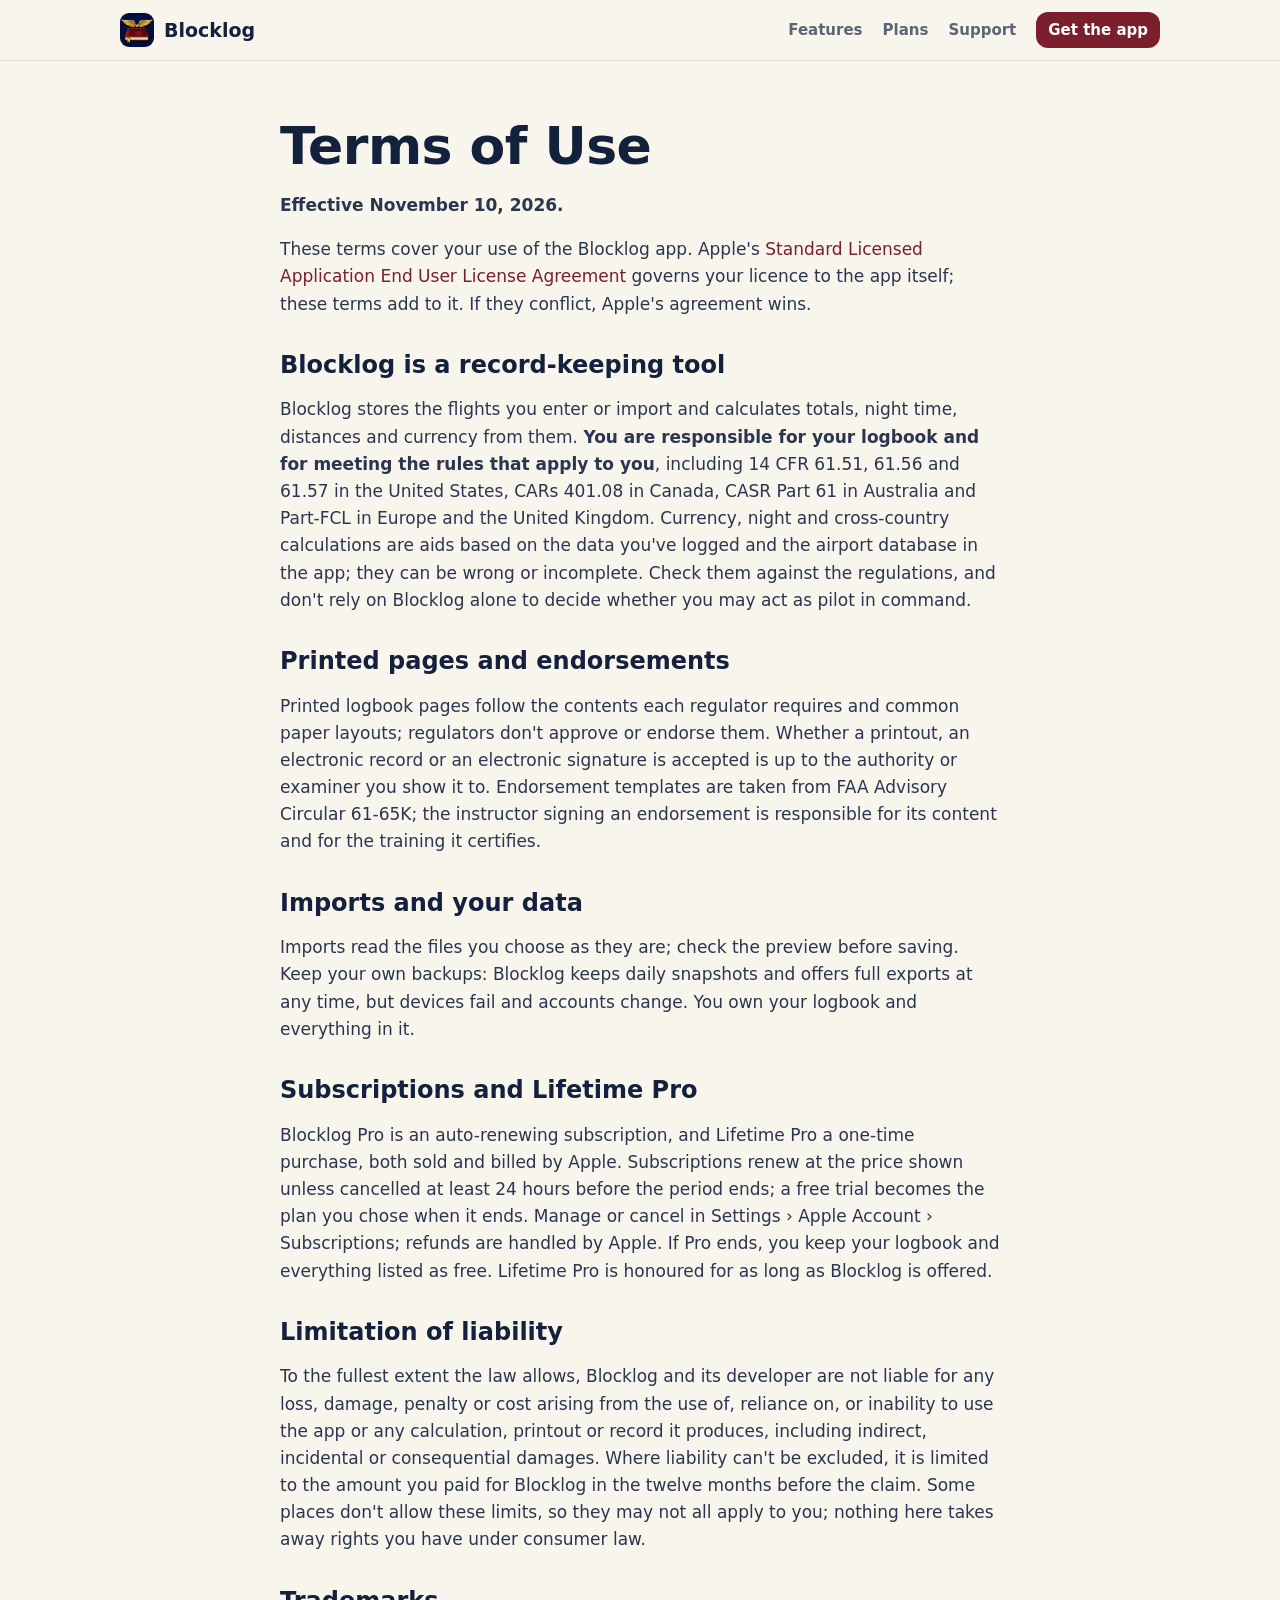
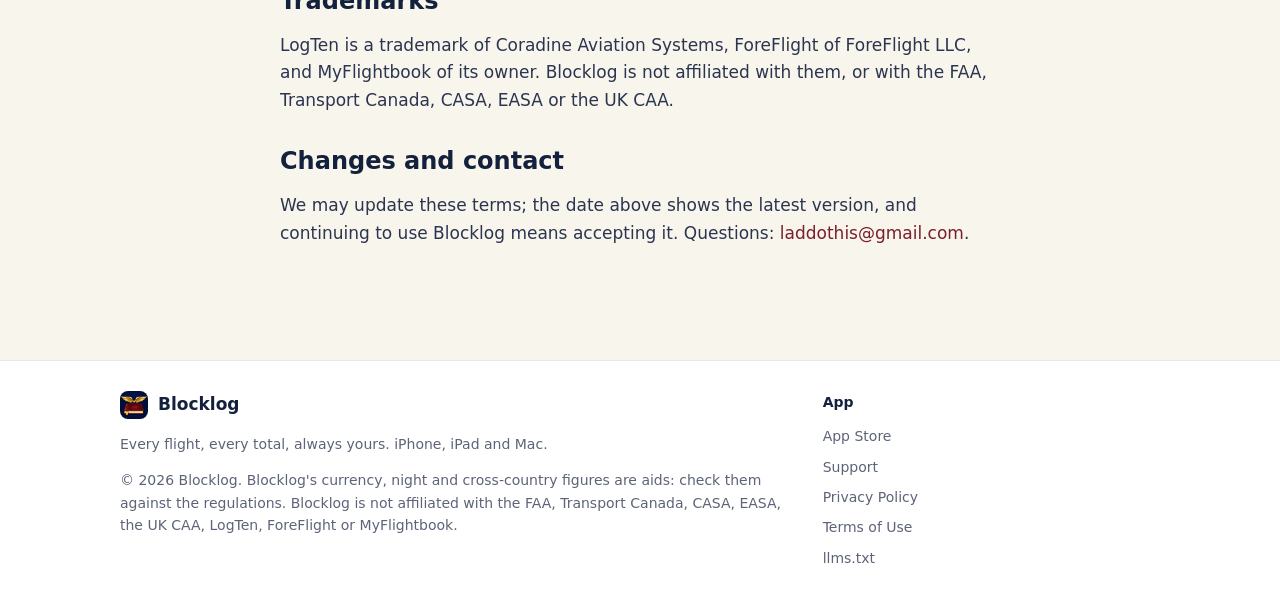
<file: terms.html>
<!doctype html>
<html lang="en">
<head>
<meta charset="utf-8">
<meta name="viewport" content="width=device-width, initial-scale=1">
<title>Terms of Use · Blocklog</title>
<meta name="description" content="Blocklog&#x27;s terms: a record-keeping tool, your responsibility for your logbook, subscriptions, and limits of liability.">
<meta name="robots" content="index,follow,max-snippet:-1,max-image-preview:large">
<link rel="canonical" href="https://coderalert0.github.io/blocklog-site/terms.html">
<meta name="theme-color" content="#f8f5ec">
<meta name="apple-itunes-app" content="app-id=6833304516">
<meta property="og:type" content="article">
<meta property="og:site_name" content="Blocklog">
<meta property="og:title" content="Terms of Use · Blocklog">
<meta property="og:description" content="Blocklog&#x27;s terms: a record-keeping tool, your responsibility for your logbook, subscriptions, and limits of liability.">
<meta property="og:url" content="https://coderalert0.github.io/blocklog-site/terms.html">
<meta property="og:image" content="https://coderalert0.github.io/blocklog-site/img/og.png">
<meta property="og:image:width" content="1200">
<meta property="og:image:height" content="630">
<meta property="og:image:alt" content="Blocklog's logbook on an iPhone beside the words Every flight, every total, always yours">
<meta name="twitter:card" content="summary_large_image">
<link rel="icon" href="icon.png">
<link rel="apple-touch-icon" href="icon.png">
<link rel="stylesheet" href="style.css">
<link rel="alternate" type="text/plain" title="llms.txt" href="llms.txt">
<script type="application/ld+json">{"@context": "https://schema.org", "@type": "WebPage", "name": "Blocklog terms of use", "url": "https://coderalert0.github.io/blocklog-site/terms.html", "dateModified": "2026-11-12", "publisher": {"@type": "Organization", "name": "Blocklog", "url": "https://coderalert0.github.io/blocklog-site/", "logo": "https://coderalert0.github.io/blocklog-site/img/icon-512.png"}, "inLanguage": "en-US"}</script>
</head>
<body>
<a class="skip" href="#main">Skip to content</a>
<header class="topbar">
  <div class="topbar-in">
    <a class="brand" href="./"><img src="icon.png" alt="" width="34" height="34"><span>Blocklog</span></a>
    <nav class="nav" aria-label="Site">
      <a href="./#how">Features</a>
      <a href="./#plans">Plans</a>
      <a href="support.html">Support</a>
      <a class="nav-cta" href="https://apps.apple.com/us/app/id6833304516">Get the app</a>
    </nav>
  </div>
</header>
<main id="main">
<div class="doc">
<h1>Terms of Use</h1>
<p><b>Effective November 10, 2026.</b></p>
<p>These terms cover your use of the Blocklog app. Apple's <a href="https://www.apple.com/legal/internet-services/itunes/dev/stdeula/">Standard Licensed Application End User License Agreement</a> governs your licence to the app itself; these terms add to it. If they conflict, Apple's agreement wins.</p>

<h2>Blocklog is a record-keeping tool</h2>
<p>Blocklog stores the flights you enter or import and calculates totals, night time, distances and currency from them. <b>You are responsible for your logbook and for meeting the rules that apply to you</b>, including 14 CFR 61.51, 61.56 and 61.57 in the United States, CARs 401.08 in Canada, CASR Part 61 in Australia and Part-FCL in Europe and the United Kingdom. Currency, night and cross-country calculations are aids based on the data you've logged and the airport database in the app; they can be wrong or incomplete. Check them against the regulations, and don't rely on Blocklog alone to decide whether you may act as pilot in command.</p>

<h2>Printed pages and endorsements</h2>
<p>Printed logbook pages follow the contents each regulator requires and common paper layouts; regulators don't approve or endorse them. Whether a printout, an electronic record or an electronic signature is accepted is up to the authority or examiner you show it to. Endorsement templates are taken from FAA Advisory Circular 61-65K; the instructor signing an endorsement is responsible for its content and for the training it certifies.</p>

<h2>Imports and your data</h2>
<p>Imports read the files you choose as they are; check the preview before saving. Keep your own backups: Blocklog keeps daily snapshots and offers full exports at any time, but devices fail and accounts change. You own your logbook and everything in it.</p>

<h2>Subscriptions and Lifetime Pro</h2>
<p>Blocklog Pro is an auto-renewing subscription, and Lifetime Pro a one-time purchase, both sold and billed by Apple. Subscriptions renew at the price shown unless cancelled at least 24 hours before the period ends; a free trial becomes the plan you chose when it ends. Manage or cancel in Settings › Apple Account › Subscriptions; refunds are handled by Apple. If Pro ends, you keep your logbook and everything listed as free. Lifetime Pro is honoured for as long as Blocklog is offered.</p>

<h2>Limitation of liability</h2>
<p>To the fullest extent the law allows, Blocklog and its developer are not liable for any loss, damage, penalty or cost arising from the use of, reliance on, or inability to use the app or any calculation, printout or record it produces, including indirect, incidental or consequential damages. Where liability can't be excluded, it is limited to the amount you paid for Blocklog in the twelve months before the claim. Some places don't allow these limits, so they may not all apply to you; nothing here takes away rights you have under consumer law.</p>

<h2>Trademarks</h2>
<p>LogTen is a trademark of Coradine Aviation Systems, ForeFlight of ForeFlight LLC, and MyFlightbook of its owner. Blocklog is not affiliated with them, or with the FAA, Transport Canada, CASA, EASA or the UK CAA.</p>

<h2>Changes and contact</h2>
<p>We may update these terms; the date above shows the latest version, and continuing to use Blocklog means accepting it. Questions: <span class="email">laddothis at gmail dot com</span>.</p>
</div>
</main>
<footer>
  <div class="in">
    <div class="foot-about">
      <a class="brand" href="./"><img src="icon.png" alt="" width="28" height="28"><span>Blocklog</span></a>
      <p>Every flight, every total, always yours. iPhone, iPad and Mac.</p>
      <p>© 2026 Blocklog. Blocklog's currency, night and cross-country figures are aids: check them against the regulations. Blocklog is not affiliated with the FAA, Transport Canada, CASA, EASA, the UK CAA, LogTen, ForeFlight or MyFlightbook.</p>
    </div>
    <nav aria-label="App"><p class="foot-title">App</p><a href="https://apps.apple.com/us/app/id6833304516">App Store</a><a href="support.html">Support</a><a href="privacy.html">Privacy Policy</a><a href="terms.html">Terms of Use</a><a href="llms.txt">llms.txt</a></nav>
  </div>
</footer>
<script src="site.js"></script>
</body>
</html>
</file>
<file: style.css>
/* Blocklog's site: paper, navy and burgundy from the icon, with its gold. The app's screens sit on the page like phones. (From Mapsheet's site.) */
:root { --bg:#f8f5ec; --surface:#ffffff; --raised:#eef0f5; --line:rgba(20,33,61,.10); --text:#14213d; --body:#2b3550;
        --muted:#5d6478; --mint:#7a1f2b; --ink:#7a1f2b; --amber:#ffbb29; --amber-ink:#8a5200; --red:#ff4d57; --radius:22px; }
* { box-sizing:border-box; }
html { scroll-behavior:smooth; }
body { margin:0; background:var(--bg); color:var(--text); font:17px/1.6 -apple-system, BlinkMacSystemFont, "SF Pro Text", "Segoe UI", system-ui, sans-serif; }
/* Width and height attributes reserve the space; the image keeps its own proportions. */
img { max-width:100%; height:auto; }
a { color:var(--ink); text-decoration:none; }
a:hover { text-decoration:underline; }
.skip { position:absolute; left:-999px; } .skip:focus { left:16px; top:12px; background:var(--mint); color:#ffffff; padding:8px 12px; border-radius:10px; }
.topbar { position:sticky; top:0; z-index:5; background:rgba(248,245,236,.92); backdrop-filter:blur(14px); border-bottom:1px solid var(--line); }
.topbar-in { max-width:1080px; margin:0 auto; padding:12px 20px; display:flex; align-items:center; justify-content:space-between; gap:16px; }
.brand { display:flex; align-items:center; gap:10px; color:var(--text); font-weight:800; font-size:19px; }
.brand img { width:34px; height:34px; border-radius:9px; }
.nav { display:flex; gap:20px; flex-wrap:wrap; align-items:center; } .nav a { color:var(--muted); font-weight:600; font-size:15px; } .nav a[aria-current] { color:var(--text); }
.hero { max-width:1080px; margin:0 auto; padding:64px 20px 32px; display:grid; grid-template-columns:1.1fr .9fr; gap:40px; align-items:center; }
.eyebrow { color:var(--ink); font-weight:700; letter-spacing:.02em; }
h1 { font:800 52px/1.06 ui-rounded, -apple-system, system-ui, sans-serif; margin:10px 0 18px; letter-spacing:-.01em; }
h1 em { font-style:normal; color:var(--ink); }
h2 { font:800 32px/1.15 ui-rounded, -apple-system, system-ui, sans-serif; margin:0 0 14px; }
h3 { font-size:19px; margin:0 0 6px; }
.pro { display:inline-block; margin-left:6px; padding:1px 8px; border-radius:99px; background:var(--mint); color:#ffffff; font-size:12px; font-weight:800; letter-spacing:.04em; vertical-align:middle; }
.lead { font-size:20px; color:var(--body); margin:0 0 26px; }
.actions { display:flex; gap:12px; flex-wrap:wrap; align-items:center; }
.btn { display:inline-flex; align-items:center; gap:8px; padding:13px 20px; border-radius:16px; font-weight:700; }
.btn-primary { background:var(--mint); color:#ffffff; } .btn-ghost { background:var(--surface); color:var(--text); border:1px solid var(--line); }
.btn:hover { text-decoration:none; filter:brightness(.97); }
.facts { display:flex; gap:18px; flex-wrap:wrap; margin-top:22px; color:var(--muted); font-size:15px; }
.facts span::before { content:"✓ "; color:var(--ink); font-weight:800; }
.phone { justify-self:center; width:min(330px, 80vw); border-radius:44px; box-shadow:0 2px 6px rgba(12,22,33,.08), 0 30px 70px rgba(12,22,33,.22); }
.wrap { max-width:1080px; margin:0 auto; padding:48px 20px; }
.grid { display:grid; grid-template-columns:repeat(3, 1fr); gap:16px; }
.card { background:var(--surface); border:1px solid var(--line); border-radius:var(--radius); padding:22px; box-shadow:0 1px 2px rgba(12,22,33,.04); }
.card p { color:var(--body); margin:0; }
.dot { display:inline-block; width:12px; height:12px; border-radius:50%; margin-right:8px; vertical-align:middle; }
.shots { display:grid; grid-template-columns:repeat(4, 1fr); gap:22px; }
.shots figure { margin:0; } .shots img { width:100%; border-radius:30px; box-shadow:0 18px 44px rgba(12,22,33,.18); }
.shots figcaption { color:var(--muted); font-size:15px; margin-top:14px; } .shots figcaption strong { color:var(--text); display:block; }
.honest { background:#fff8e8; border:1px solid rgba(255,187,41,.45); }
.honest h2 { color:var(--text); } .honest p { color:var(--body); }
.ipad img { width:100%; border-radius:26px; margin-top:18px; box-shadow:0 18px 50px rgba(12,22,33,.18); }
details { background:var(--surface); border:1px solid var(--line); border-radius:18px; padding:16px 20px; margin:10px 0; }
summary { cursor:pointer; font-weight:700; } details p { color:var(--body); margin:10px 0 0; }
.contact { display:flex; gap:16px; align-items:flex-start; margin-top:20px; }
.doc { max-width:760px; margin:0 auto; padding:48px 20px 72px; } .doc p, .doc li { color:var(--body); } .doc h2 { font-size:24px; margin-top:34px; }
section[id], h2[id] { scroll-margin-top:80px; }
.muted { color:var(--muted); }
.nav-cta { background:var(--mint); color:#ffffff !important; padding:6px 12px; border-radius:12px; }
.nav-cta:hover { text-decoration:none; filter:brightness(.97); }
.badge { display:inline-flex; align-items:center; } .badge img { display:block; height:50px; width:auto; }
.guides { list-style:none; padding:0; margin:18px 0 0; display:grid; grid-template-columns:repeat(2, 1fr); gap:14px; }
.guides a { display:block; height:100%; background:var(--surface); border:1px solid var(--line); border-radius:18px; padding:18px 20px; color:var(--text); }
.guides a:hover { text-decoration:none; border-color:rgba(122,31,43,.45); box-shadow:0 6px 18px rgba(12,22,33,.06); }
.guides strong { display:block; font-size:18px; margin-bottom:4px; } .guides span { color:var(--muted); font-size:15px; }
.guide { max-width:780px; margin:0 auto; padding:36px 20px 64px; }
.guide h1 { font-size:44px; }
.guide h2 { font-size:26px; margin-top:38px; } .guide h3 { margin-top:22px; }
.guide p, .guide li { color:var(--body); } .guide li { margin:6px 0; } .guide strong { color:var(--text); }
.guide code { background:var(--raised); padding:1px 6px; border-radius:6px; font-size:.9em; }
.crumbs { font-size:14px; color:var(--muted); } .crumbs a { color:var(--muted); }
.updated { color:var(--muted); font-size:14px; margin-top:-6px; }
.answer { background:#eafaf1; border:1px solid rgba(8,122,73,.22); border-radius:var(--radius); padding:20px 22px; margin:22px 0; }
.answer h2 { font-size:15px; text-transform:uppercase; letter-spacing:.06em; color:var(--ink); margin:0 0 6px; } .answer p { margin:0; color:var(--text); font-size:18px; }
.toc { background:var(--surface); border:1px solid var(--line); border-radius:18px; padding:14px 20px; } .toc ul { margin:6px 0 0; padding-left:18px; }
.table-wrap { overflow-x:auto; margin:16px 0; border:1px solid var(--line); border-radius:16px; background:var(--surface); }
table { border-collapse:collapse; width:100%; font-size:15px; } th, td { text-align:left; padding:10px 14px; border-bottom:1px solid var(--line); vertical-align:top; }
th { background:var(--raised); } tr:last-child td { border-bottom:0; } td { color:var(--body); }
.app-cta { display:flex; gap:18px; align-items:center; justify-content:space-between; flex-wrap:wrap; background:var(--surface); border:1px solid var(--line); border-radius:var(--radius); padding:20px 22px; margin:40px 0 0; }
.app-cta h2 { margin:0 0 4px; font-size:22px; } .app-cta p { margin:0; color:var(--body); }
.sources ul, .related ul { padding-left:18px; }
footer { border-top:1px solid var(--line); margin-top:24px; background:var(--surface); }
footer .in { max-width:1080px; margin:0 auto; padding:30px 20px 44px; display:grid; grid-template-columns:1.4fr 1fr 1fr; gap:28px; color:var(--muted); font-size:14px; }
footer .brand { font-size:17px; } footer .brand img { width:28px; height:28px; border-radius:8px; }
footer nav { display:flex; flex-direction:column; gap:8px; } footer nav a { color:var(--muted); }
.foot-title { color:var(--text); font-weight:700; margin:0 0 4px; font-size:14px; }
@media (max-width:860px) { .hero { grid-template-columns:1fr; padding-top:40px; } h1 { font-size:40px; } .grid, .shots { grid-template-columns:1fr 1fr; } }
@media (max-width:860px) { footer .in { grid-template-columns:1fr 1fr; } .foot-about { grid-column:1 / -1; } }
@media (max-width:560px) { .grid, .shots, .guides { grid-template-columns:1fr; } .nav { gap:12px; } .nav a:not(.nav-cta):nth-child(3) { display:none; } .guide h1 { font-size:34px; } }
.gold { color:#8a5a0b; }
.price { font:800 30px/1.1 ui-rounded, -apple-system, system-ui, sans-serif; margin:6px 0 10px; color:var(--text); }
.price small { font-size:15px; color:var(--muted); font-weight:600; }
.card ul { margin:8px 0 0; padding-left:20px; color:var(--body); } .card li { margin:4px 0; }
.card.featured { border:2px solid var(--mint); }
.wide img { width:100%; border-radius:22px; box-shadow:0 18px 50px rgba(20,33,61,.18); }
table.compare { width:100%; border-collapse:collapse; background:var(--surface); border-radius:18px; overflow:hidden; font-size:15px; }
table.compare th, table.compare td { padding:10px 14px; border-bottom:1px solid var(--line); text-align:left; }
table.compare th { background:var(--raised); }
.table-scroll { overflow-x:auto; }
footer .in { grid-template-columns:2fr 1fr; }
</file>
